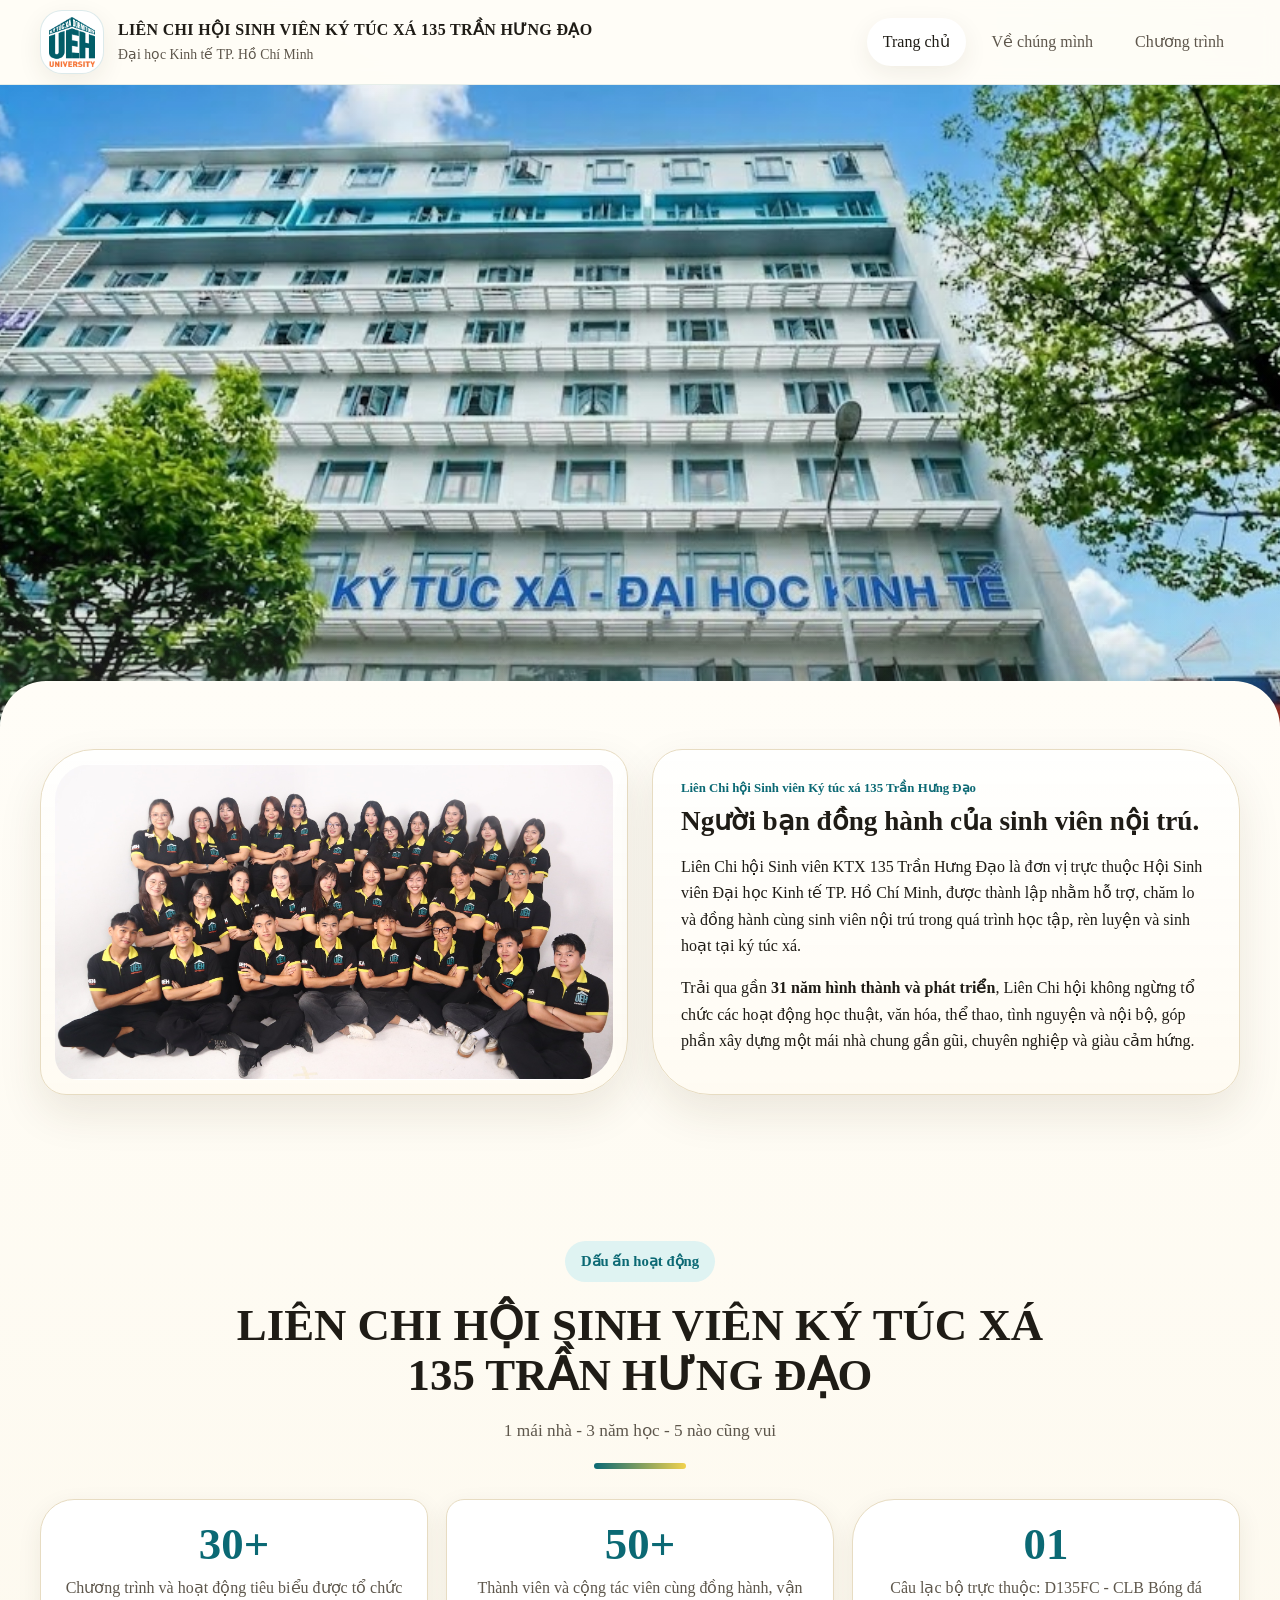
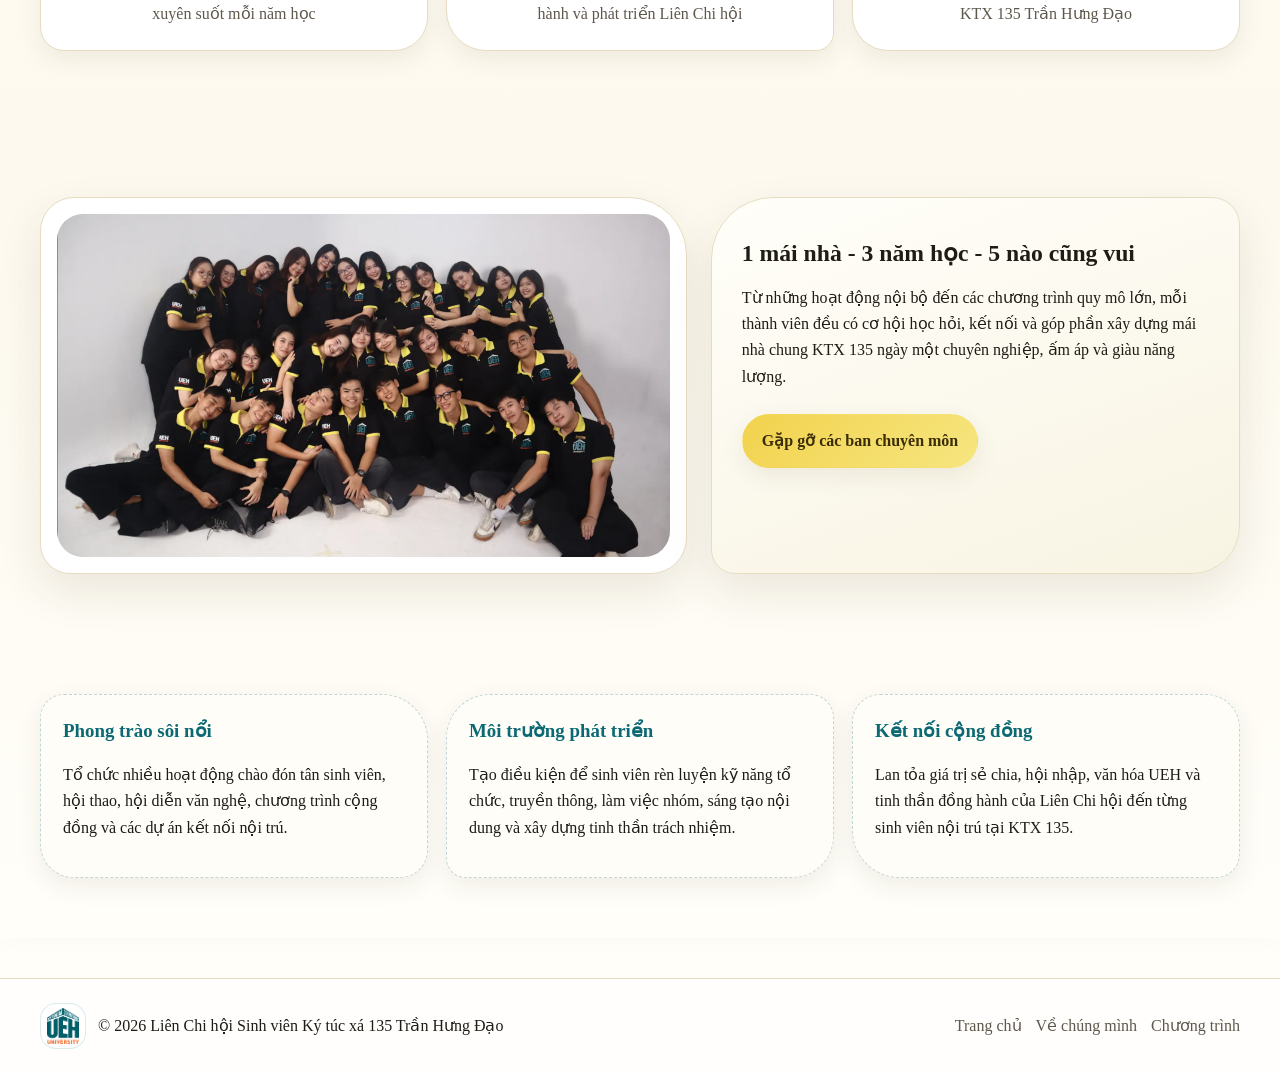
<file: index.html>
<!DOCTYPE html>

<html lang="vi">
<head>
<meta charset="utf-8"/>
<meta content="width=device-width, initial-scale=1.0" name="viewport"/>
<meta content="Giới thiệu Ký túc xá 135 Trần Hưng Đạo và Liên Chi hội Sinh viên KTX 135 Trần Hưng Đạo - UEH." name="description"/>
<title>Trang chủ | LCH SV KTX 135 Trần Hưng Đạo</title>
<link href="style.css" rel="stylesheet"/>
</head>
<body>
<a class="skip-link" href="#main">Đi đến nội dung chính</a>
<header class="site-header">
<div class="container navbar">
<a aria-label="Trang chủ LCH SV KTX 135" class="brand" href="index.html">
<div class="brand-logo"><img alt="Logo UEH - Ký túc xá 135" src="assets/images/ktx-logo.png"/></div>
<div class="brand-copy"><strong>LIÊN CHI HỘI SINH VIÊN KÝ TÚC XÁ 135 TRẦN HƯNG ĐẠO</strong><span>Đại học Kinh tế TP. Hồ Chí Minh</span></div>
</a>
<button aria-expanded="false" aria-label="Mở menu" class="nav-toggle">☰</button>
<nav>
<ul class="nav-menu">
<li><a class="active" href="index.html">Trang chủ</a></li>
<li><a href="departments.html">Về chúng mình</a></li>
<li><a href="programs.html">Chương trình</a></li>
</ul>
</nav>
</div>
</header>
<main id="main">
<section class="home-hero-bg" style="width:100vw;height:72vh;min-height:560px;margin-left:calc(50% - 50vw);background-image:linear-gradient(rgba(20,25,24,.02),rgba(20,25,24,.02)),url('assets/images/hero-dorm-v15.jpg');background-size:cover;background-position:center center;background-attachment:fixed;position:relative;z-index:0;overflow:hidden;">
<div aria-hidden="true" class="home-hero-overlay" style="position:absolute;inset:0;background:linear-gradient(180deg,rgba(255,255,255,0) 68%,rgba(255,253,247,.12) 100%);"></div>
</section>
<div class="home-content-shell" style="position:relative;z-index:2;margin-top:-52px;padding-top:8px;background:linear-gradient(180deg,#fffdf7 0%,#fdf9ee 62%,#fffef9 100%);border-radius:46px 46px 0 0;box-shadow:0 -18px 40px rgba(31,28,22,.07);"><section class="section-sm">
<div class="container grid-2">
<article class="organic-card info-panel intro-photo-panel"><img alt="Ảnh tập thể Liên Chi hội Sinh viên Ký túc xá 135 Trần Hưng Đạo" src="assets/images/home-intro-photo-v15.jpg"/></article>
<article class="organic-card info-panel">
<div class="label intro-org-label">Liên Chi hội Sinh viên Ký túc xá 135 Trần Hưng Đạo</div>
<h3>Người bạn đồng hành của sinh viên nội trú.</h3>
<p>Liên Chi hội Sinh viên KTX 135 Trần Hưng Đạo là đơn vị trực thuộc Hội Sinh viên Đại học Kinh tế TP. Hồ Chí Minh, được thành lập nhằm hỗ trợ, chăm lo và đồng hành cùng sinh viên nội trú trong quá trình học tập, rèn luyện và sinh hoạt tại ký túc xá.</p>
<p>Trải qua gần <strong>31 năm hình thành và phát triển</strong>, Liên Chi hội không ngừng tổ chức các hoạt động học thuật, văn hóa, thể thao, tình nguyện và nội bộ, góp phần xây dựng một mái nhà chung gần gũi, chuyên nghiệp và giàu cảm hứng.</p>
</article>
</div>
</section><section class="section">
<div class="container">
<div class="section-head center">
<div class="kicker">Dấu ấn hoạt động</div>
<h2 class="section-title">LIÊN CHI HỘI SINH VIÊN KÝ TÚC XÁ 135 TRẦN HƯNG ĐẠO</h2>
<p class="section-subtitle">1 mái nhà - 3 năm học - 5 nào cũng vui</p>
<div class="accent-line"></div>
</div>
<div class="stats">
<div class="stat"><div class="stat-number">30+</div><div class="stat-label">Chương trình và hoạt động tiêu biểu được tổ chức xuyên suốt mỗi năm học</div></div>
<div class="stat"><div class="stat-number">50+</div><div class="stat-label">Thành viên và cộng tác viên cùng đồng hành, vận hành và phát triển Liên Chi hội</div></div>
<div class="stat"><div class="stat-number">01</div><div class="stat-label">Câu lạc bộ trực thuộc: D135FC - CLB Bóng đá KTX 135 Trần Hưng Đạo</div></div>
</div>
</div>
</section><section class="section-sm">
<div class="container photo-story">
<div class="photo-card">
<img alt="Ảnh tập thể thành viên Liên Chi hội Sinh viên Ký túc xá 135 Trần Hưng Đạo" src="assets/images/home-spirit-v15.png"/>
</div>
<div class="quote-box">
<div class="big">1 mái nhà - 3 năm học - 5 nào cũng vui</div>
<p>Từ những hoạt động nội bộ đến các chương trình quy mô lớn, mỗi thành viên đều có cơ hội học hỏi, kết nối và góp phần xây dựng mái nhà chung KTX 135 ngày một chuyên nghiệp, ấm áp và giàu năng lượng.</p>
<div class="hero-actions"><a class="btn btn-primary" href="departments.html">Gặp gỡ các ban chuyên môn</a></div>
</div>
</div>
</section><section class="section-sm">
<div class="container">
<div class="highlight-strip">
<article class="highlight-item">
<h4>Phong trào sôi nổi</h4>
<p>Tổ chức nhiều hoạt động chào đón tân sinh viên, hội thao, hội diễn văn nghệ, chương trình cộng đồng và các dự án kết nối nội trú.</p>
</article>
<article class="highlight-item">
<h4>Môi trường phát triển</h4>
<p>Tạo điều kiện để sinh viên rèn luyện kỹ năng tổ chức, truyền thông, làm việc nhóm, sáng tạo nội dung và xây dựng tinh thần trách nhiệm.</p>
</article>
<article class="highlight-item">
<h4>Kết nối cộng đồng</h4>
<p>Lan tỏa giá trị sẻ chia, hội nhập, văn hóa UEH và tinh thần đồng hành của Liên Chi hội đến từng sinh viên nội trú tại KTX 135.</p>
</article>
</div>
</div>
</section></div></main>
<footer class="footer">
<div class="container footer-inner">
<div class="footer-brand"><div class="footer-logo"><img alt="Logo UEH - Ký túc xá 135" src="assets/images/ktx-logo.png"/></div><span>© <span data-year=""></span> Liên Chi hội Sinh viên Ký túc xá 135 Trần Hưng Đạo</span></div>
<div class="footer-links"><a href="index.html">Trang chủ</a><a href="departments.html">Về chúng mình</a><a href="programs.html">Chương trình</a></div>
</div>
</footer>
<button aria-label="Lên đầu trang" class="to-top">↑</button>
<script src="script.js"></script>
</body>
</html>
</file>
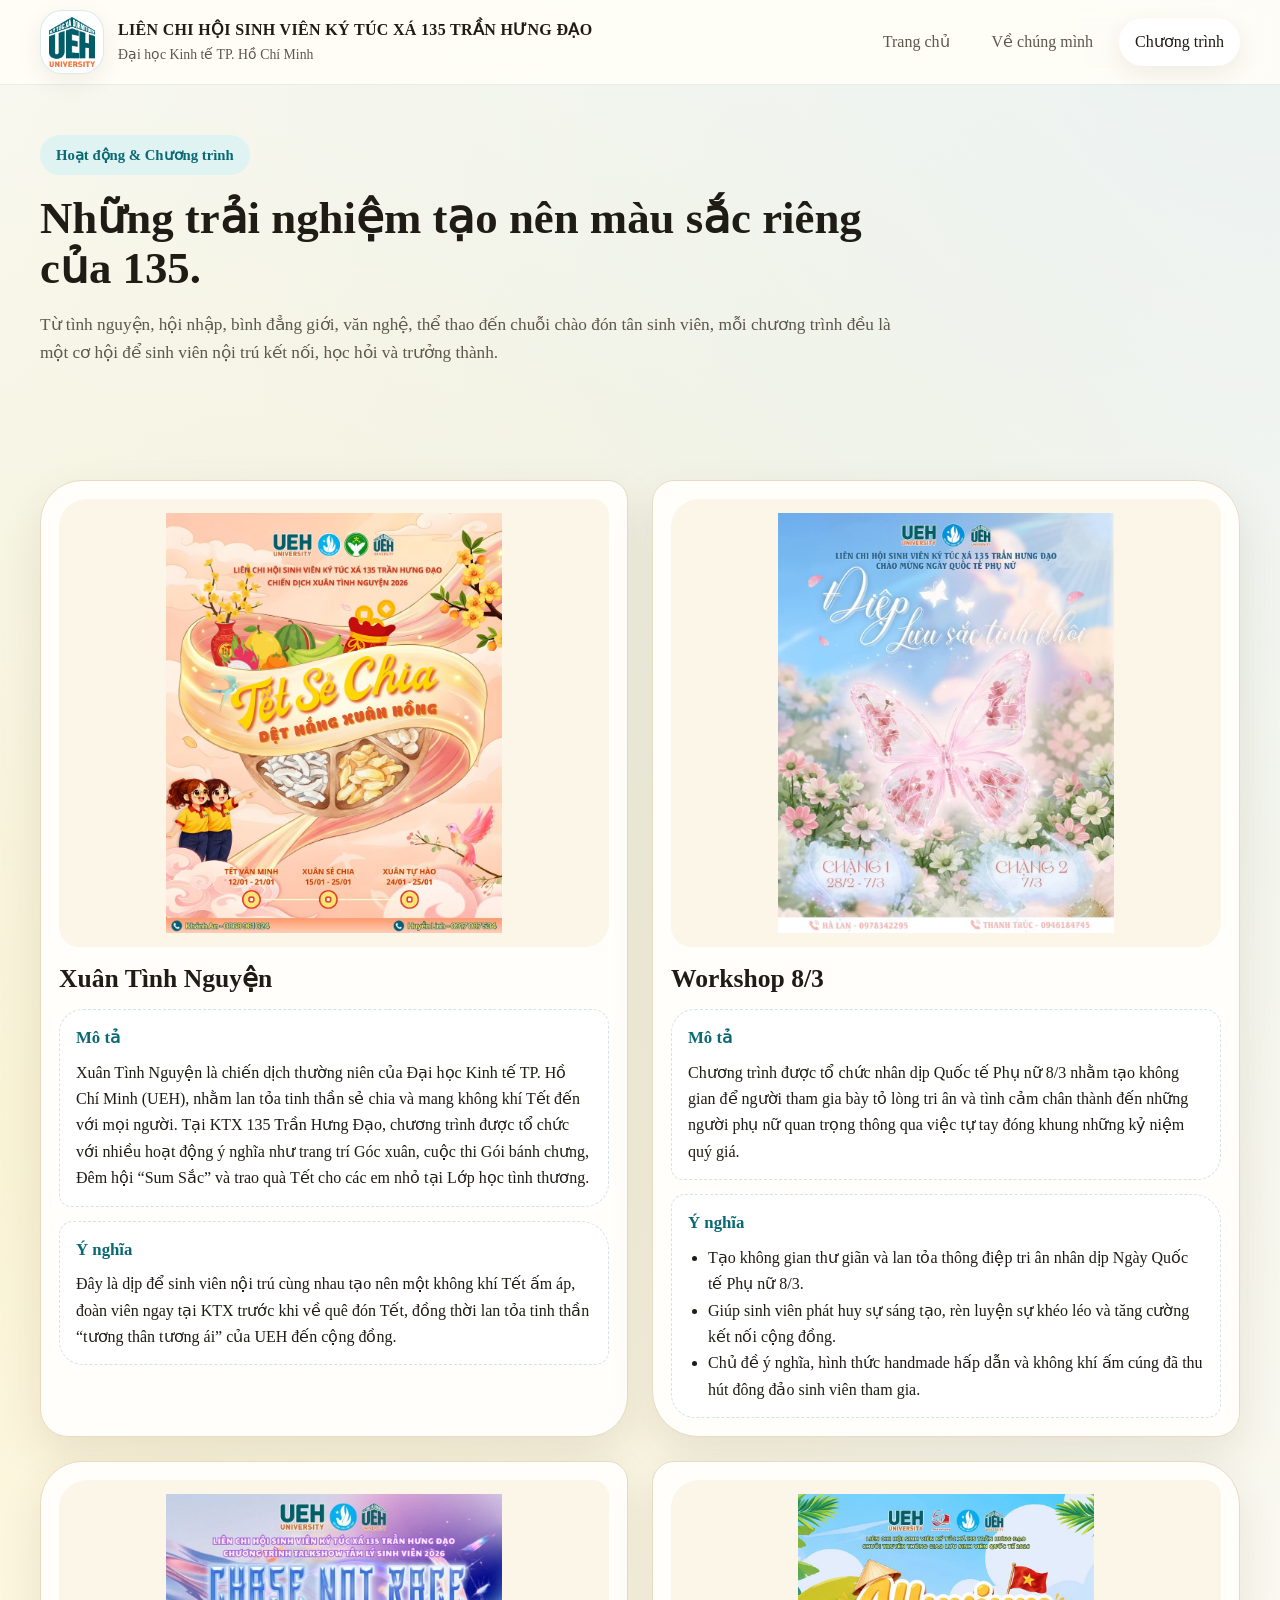
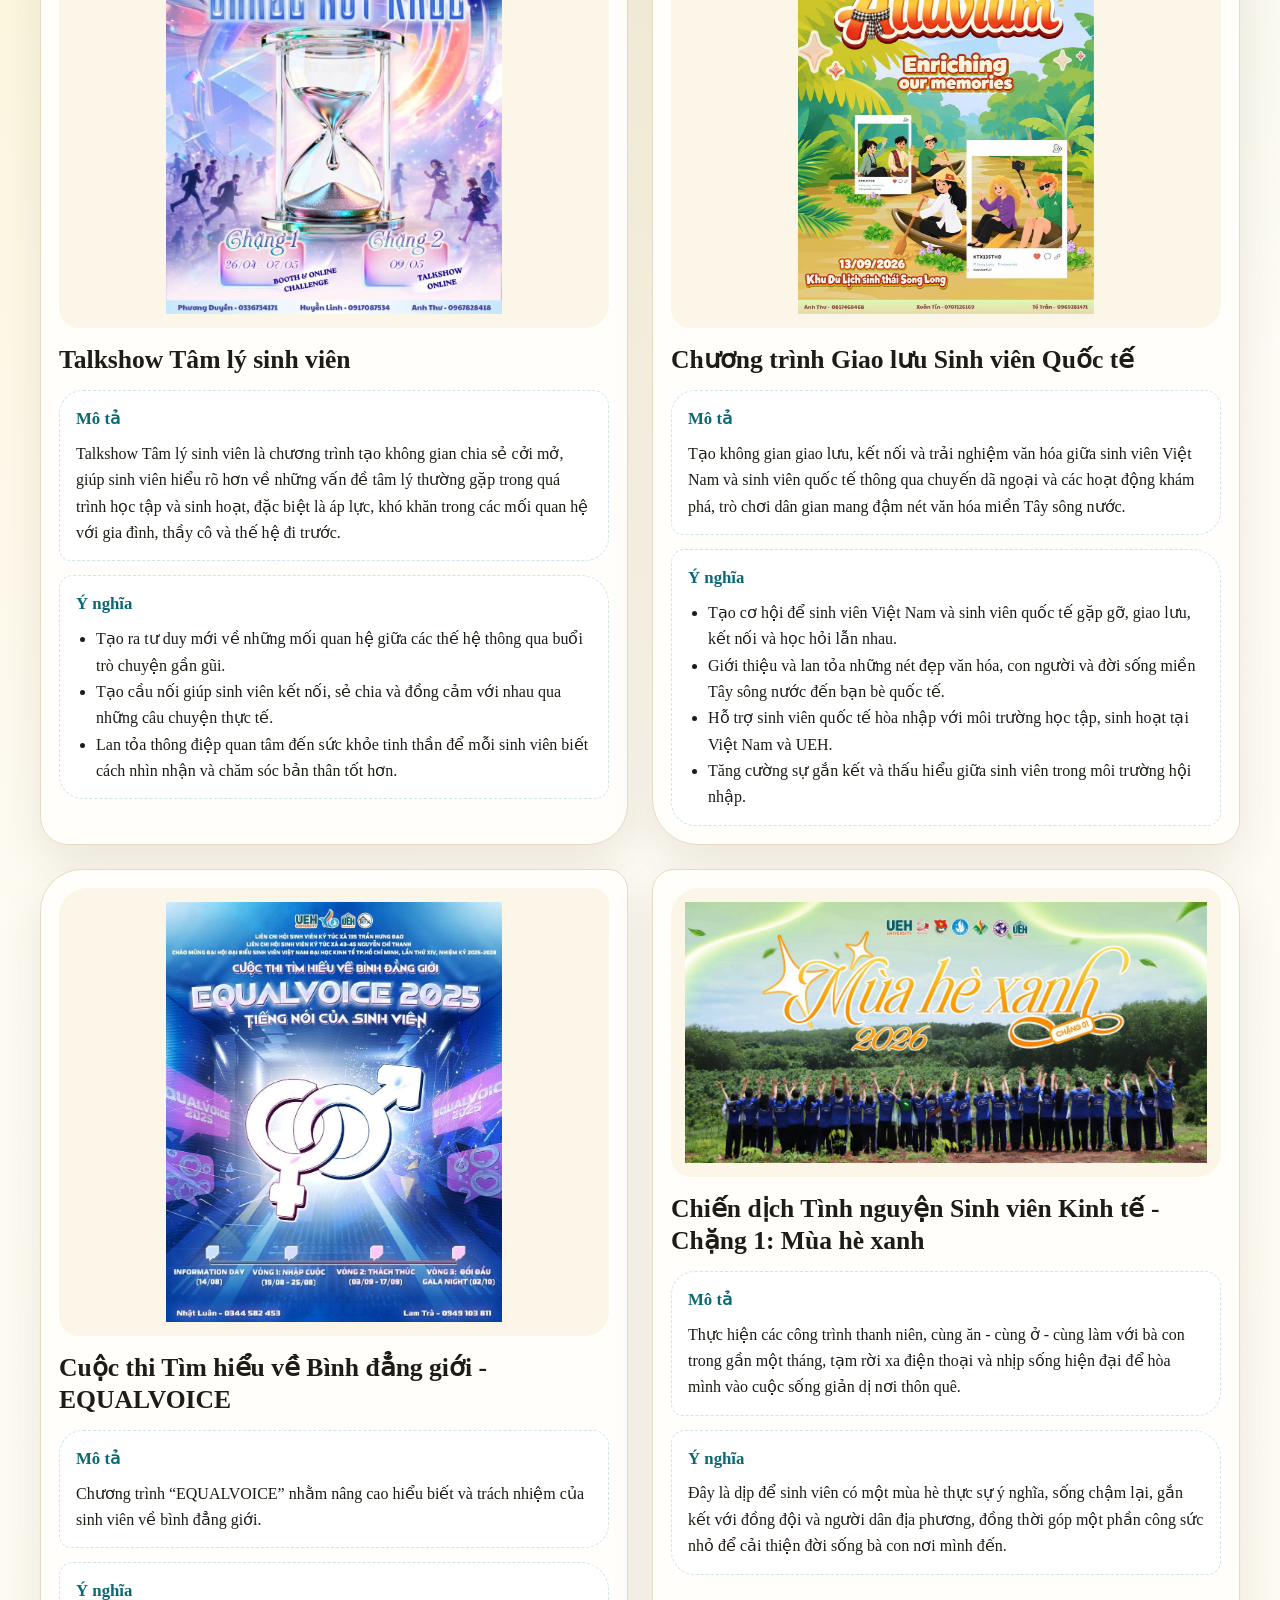
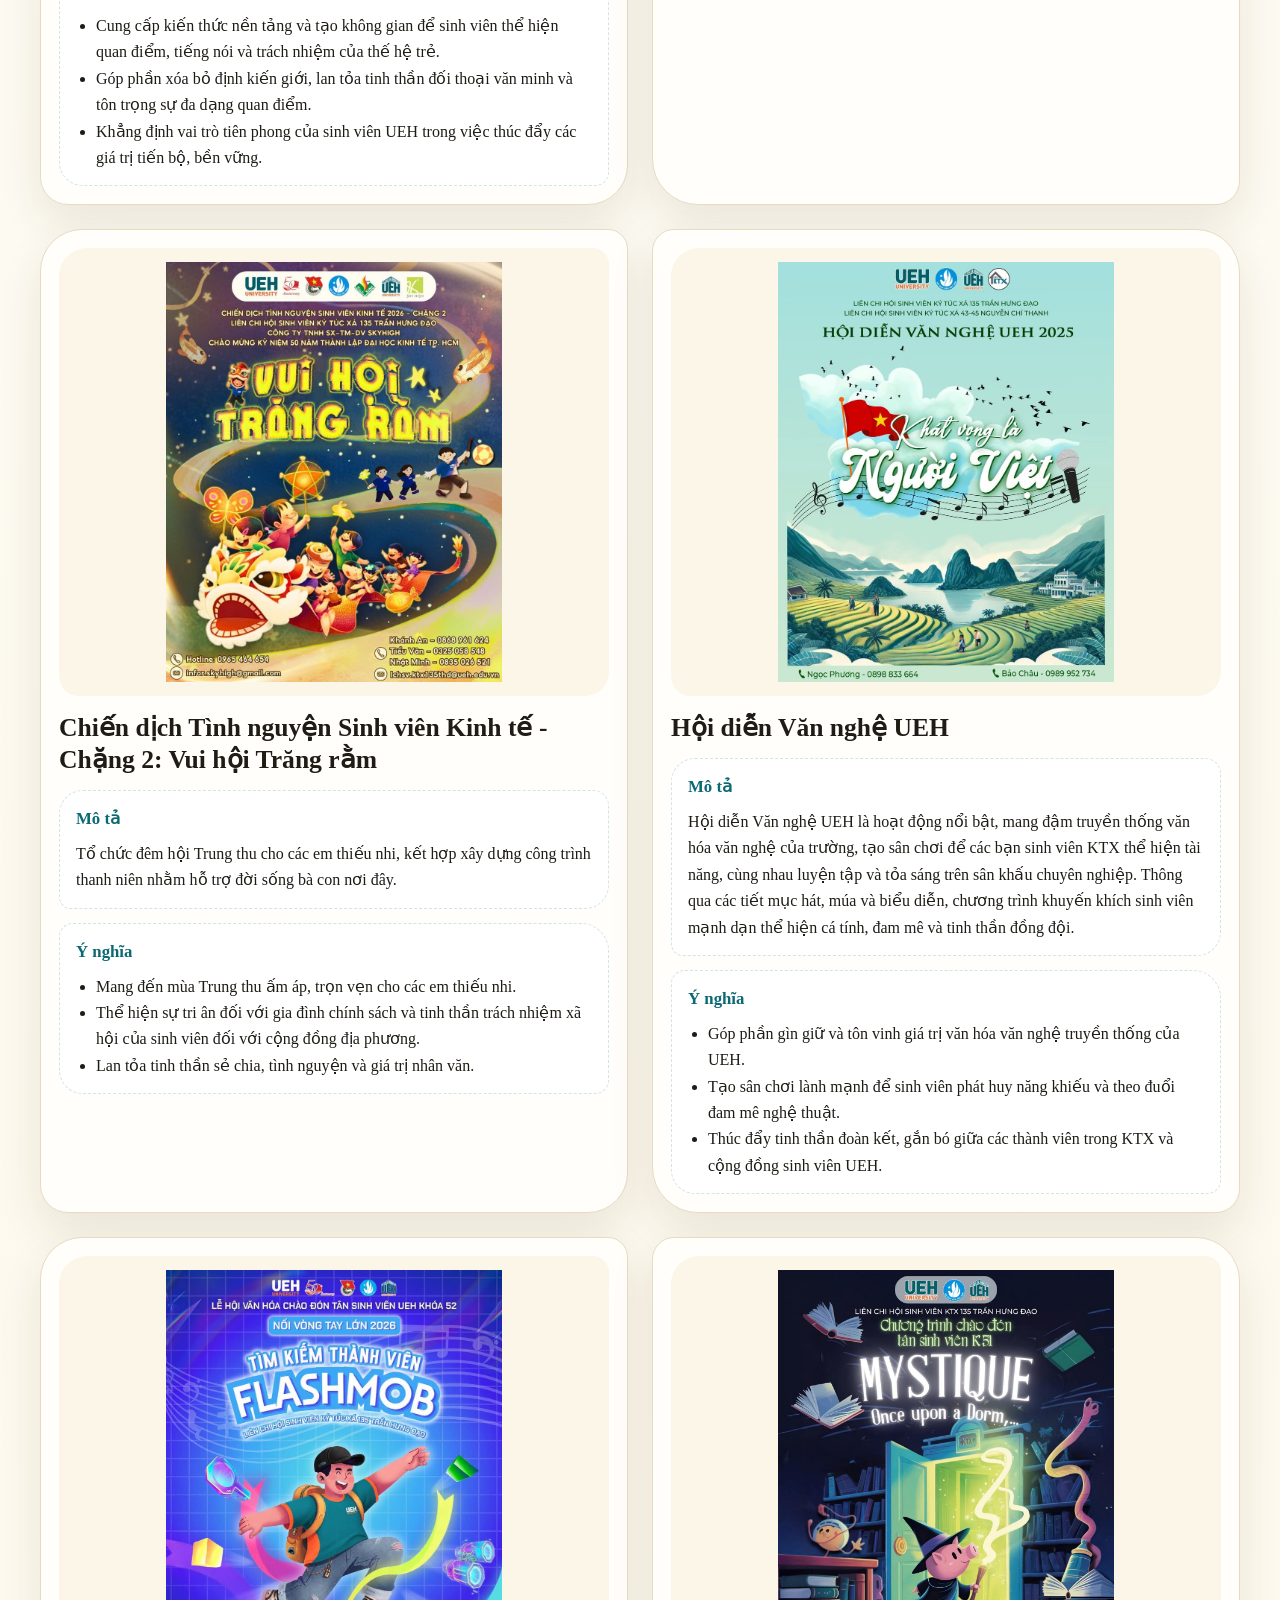
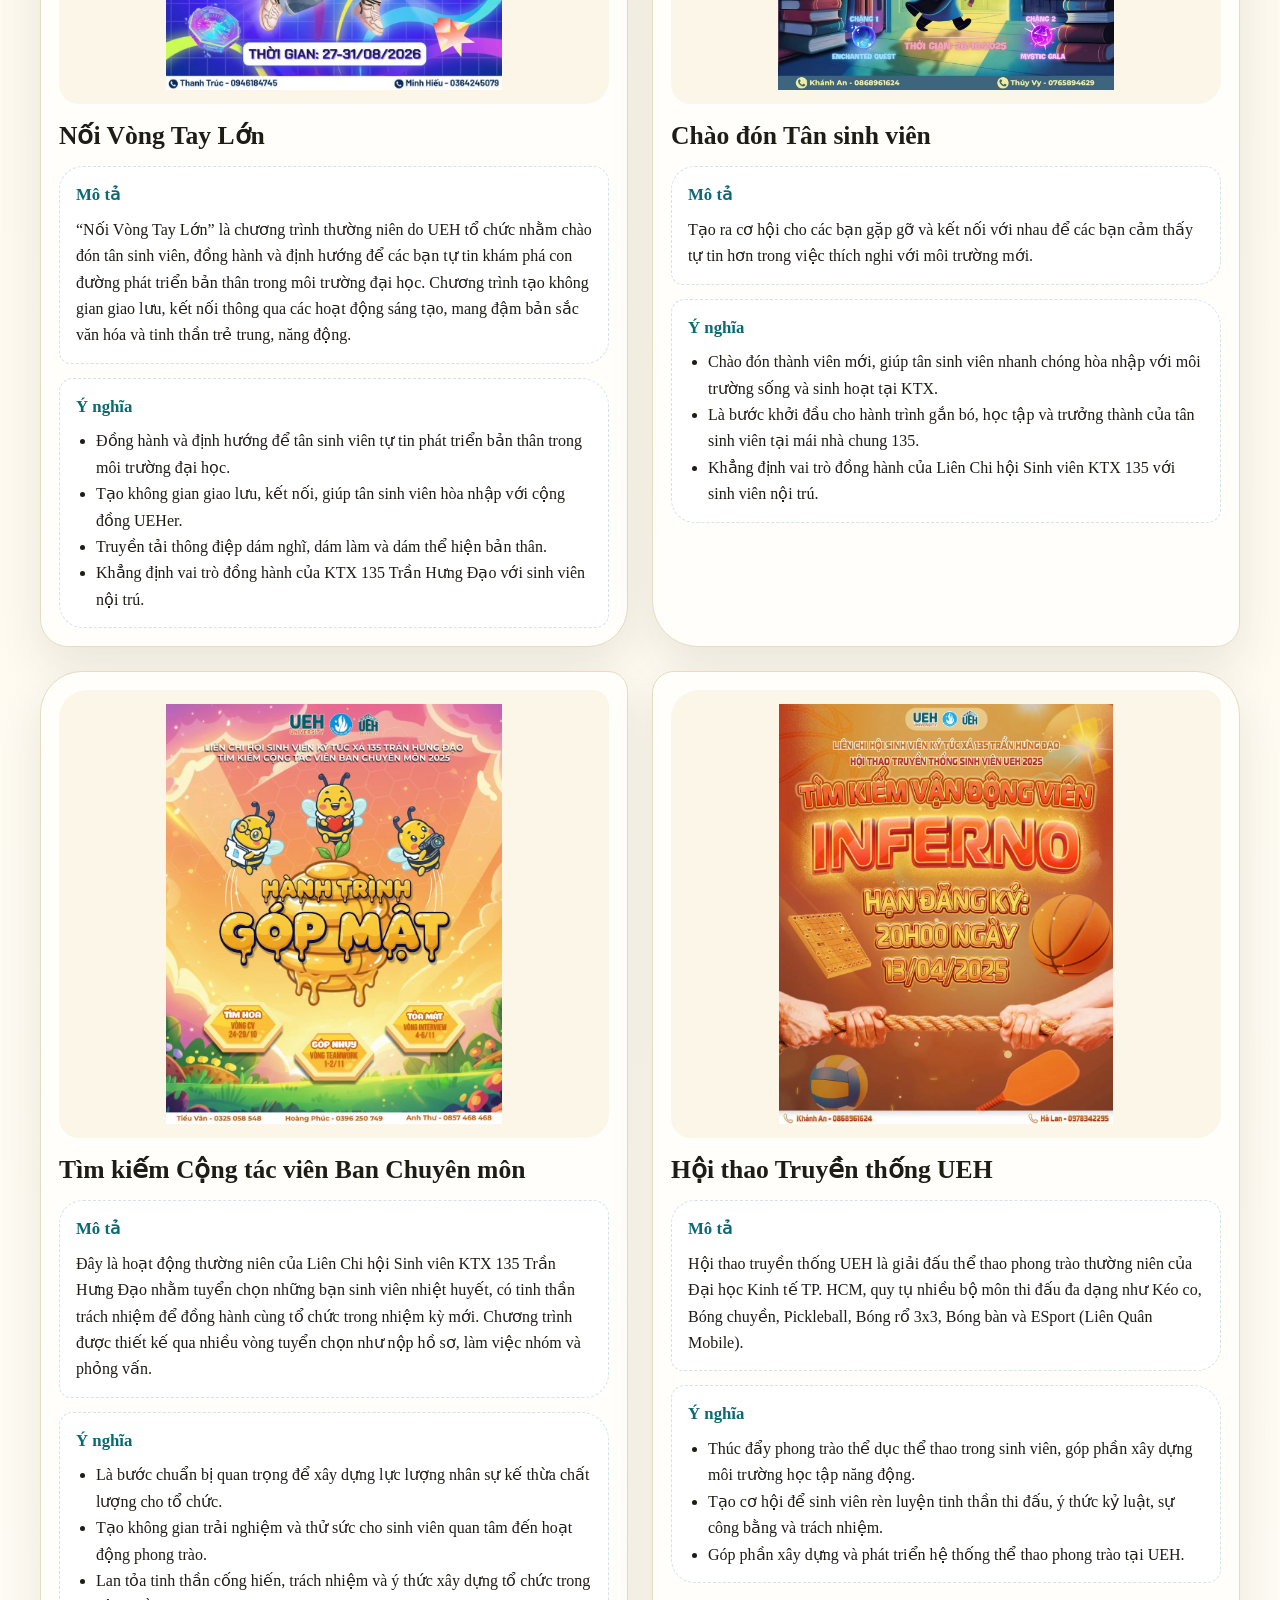
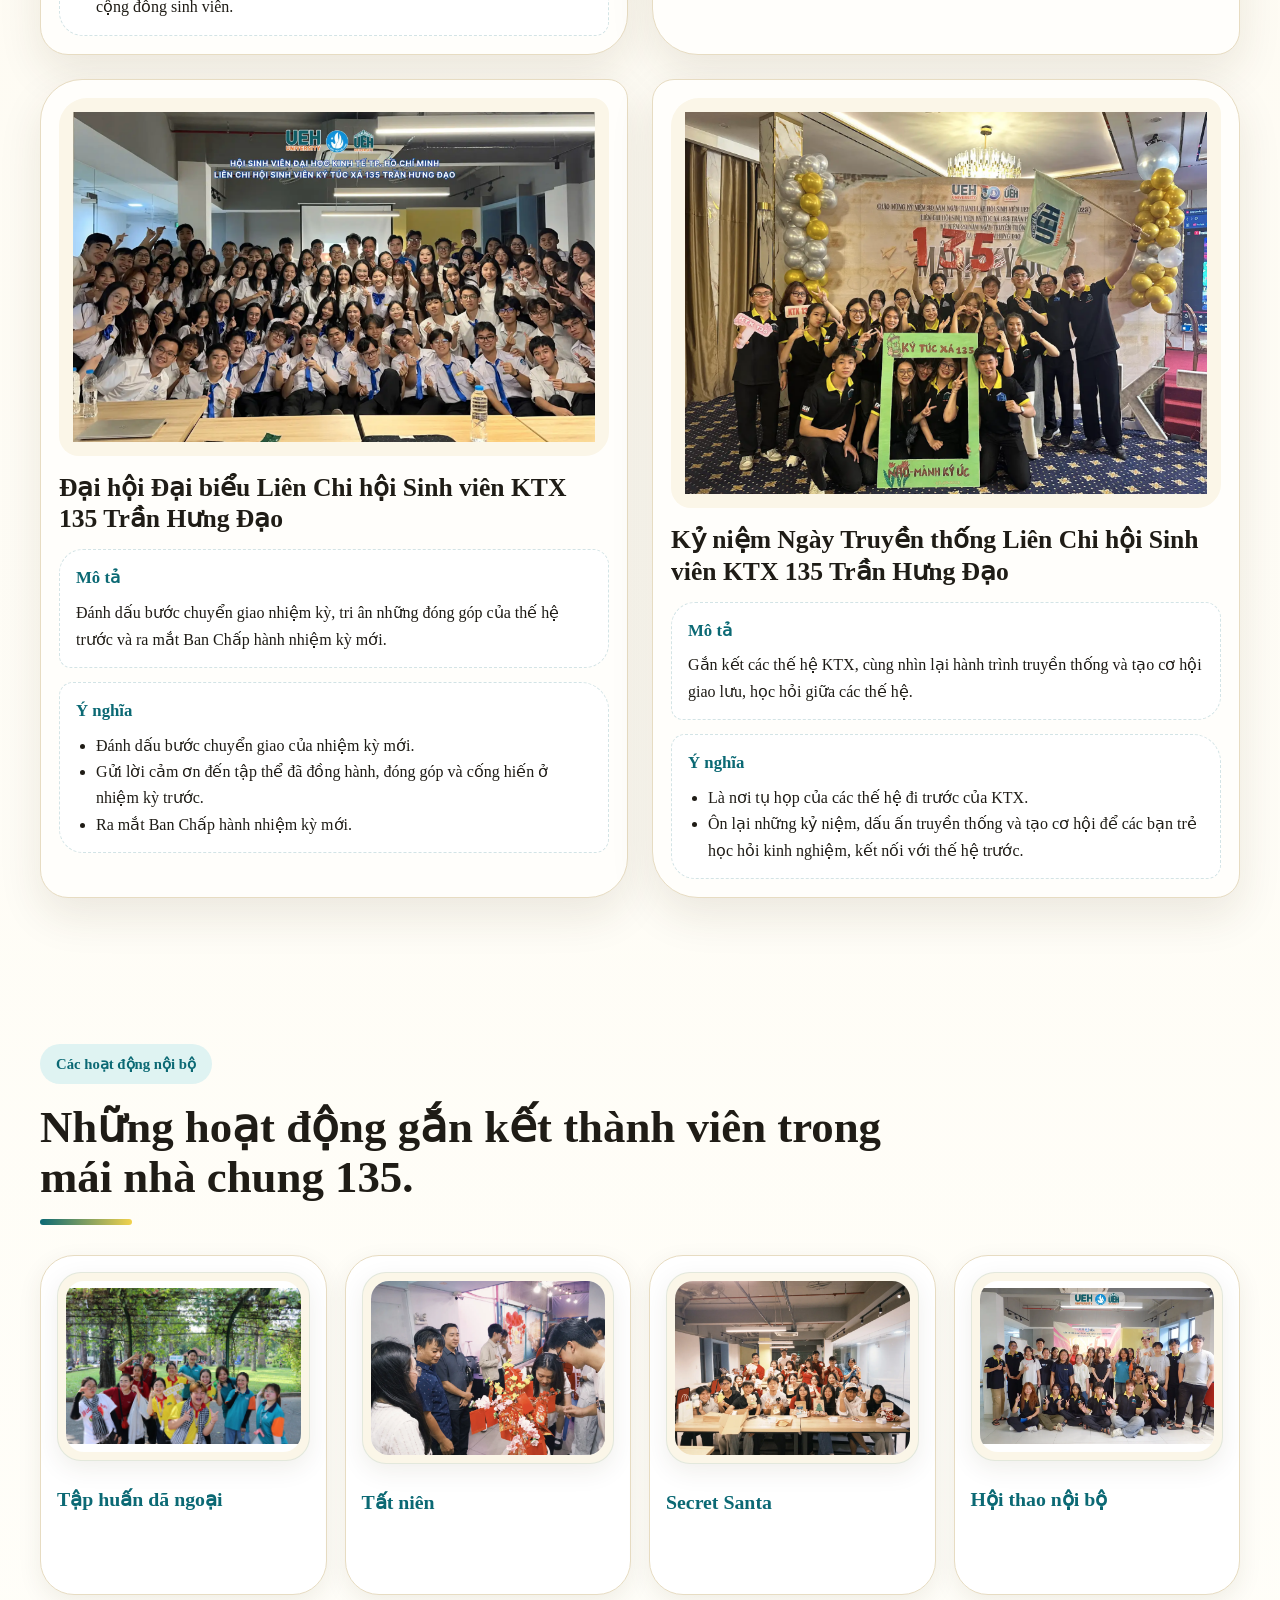
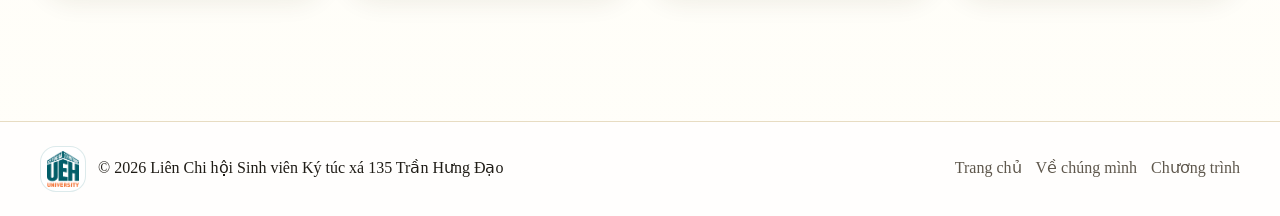
<file: activities.html>
<!DOCTYPE html>

<html lang="vi"><head><meta charset="utf-8"/><meta content="width=device-width, initial-scale=1.0" name="viewport"/><meta content="0; url=programs.html" http-equiv="refresh"/><title>Đang chuyển hướng...</title><link href="style.css" rel="stylesheet"/></head><body><main class="container"><div class="redirect-box"><h1>Trang đã được cập nhật</h1><p>Website đã chuyển sang cấu trúc mới. Nếu trình duyệt chưa tự chuyển, vui lòng quay lại Trang chủ.</p><p><a class="btn btn-primary" href="index.html">Về Trang chủ</a></p></div></main></body></html>
</file>
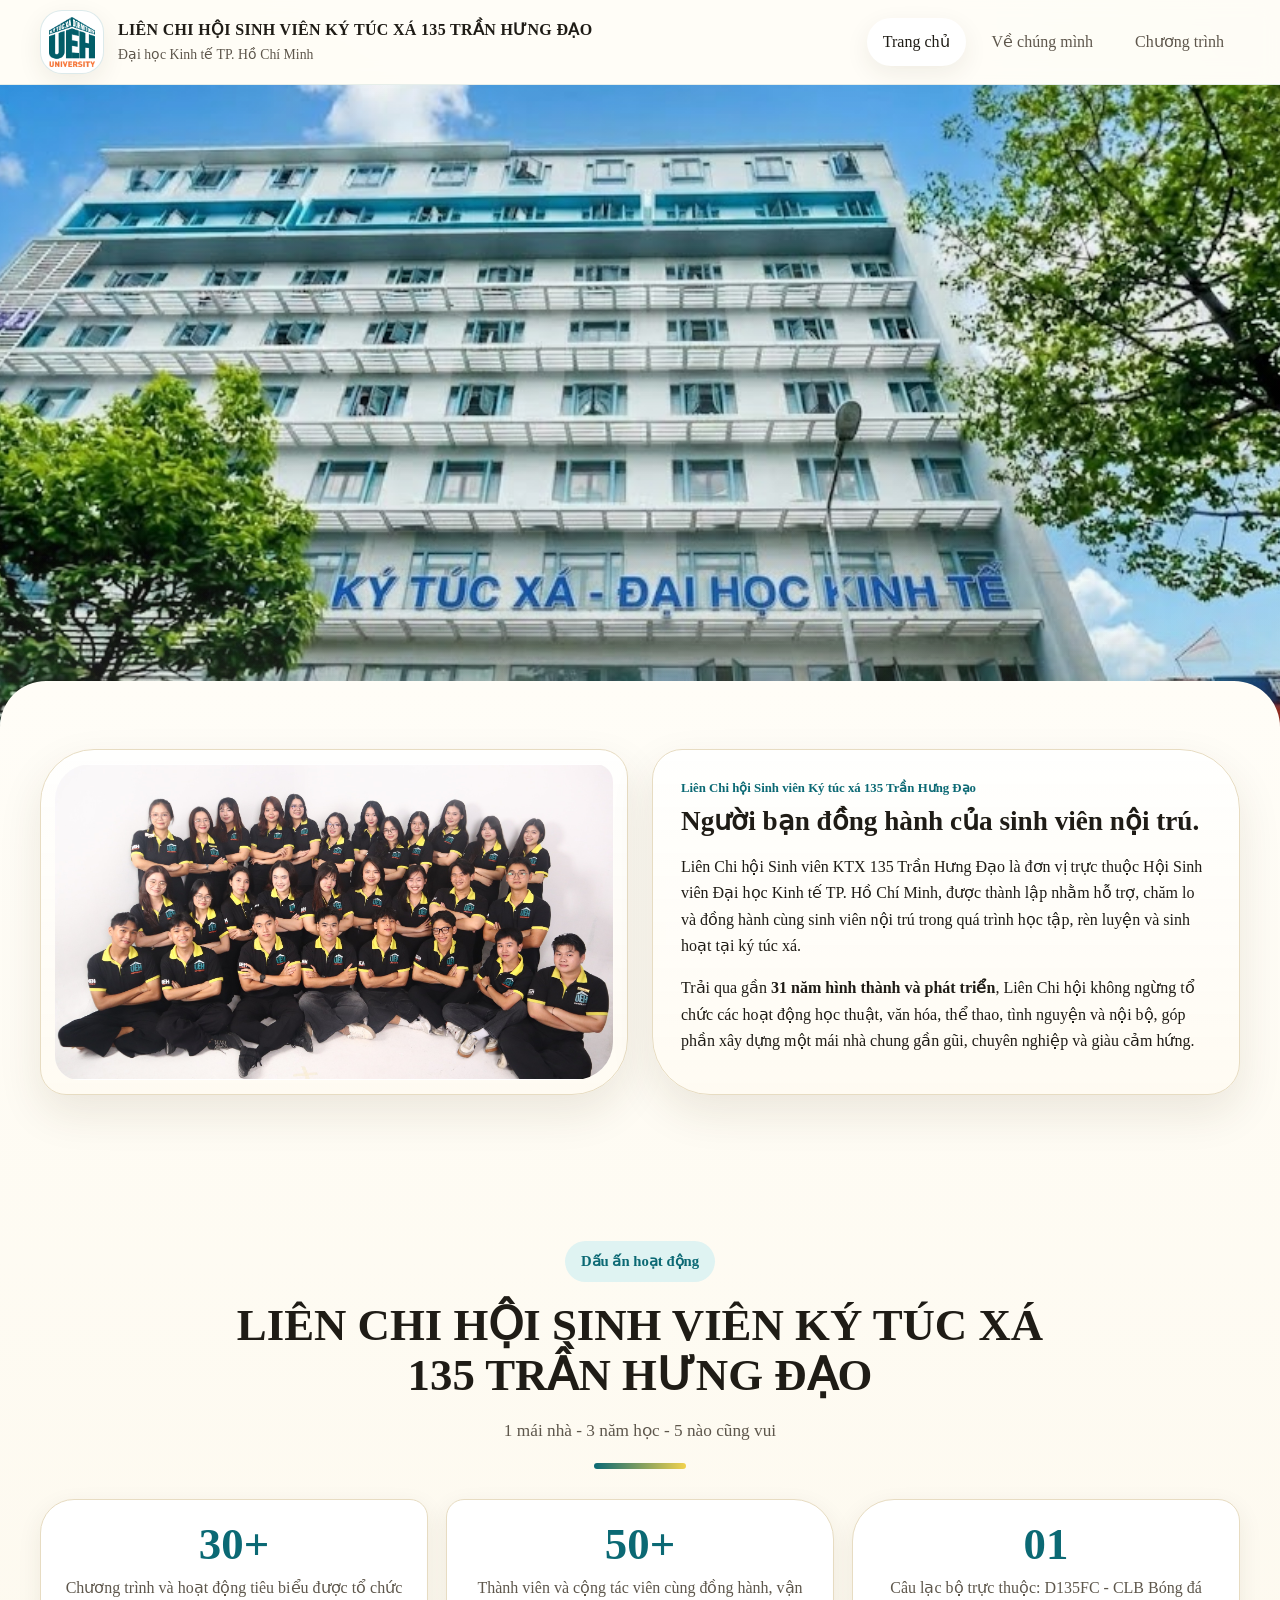
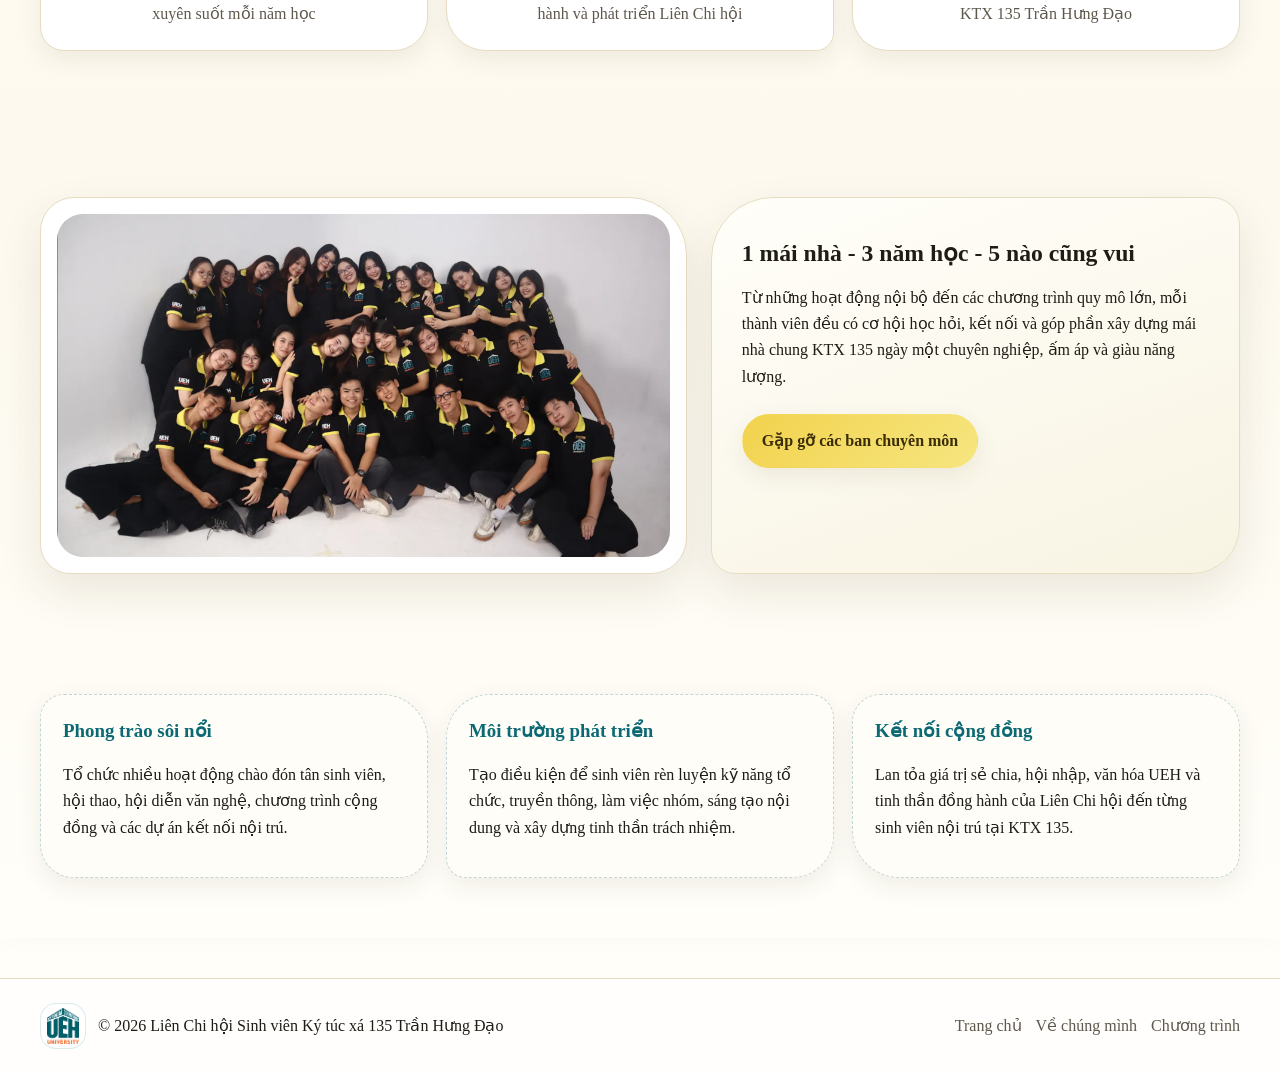
<file: contact.html>
<!DOCTYPE html>

<html lang="vi"><head><meta charset="utf-8"/><meta content="width=device-width, initial-scale=1.0" name="viewport"/><meta content="0; url=index.html" http-equiv="refresh"/><title>Đang chuyển hướng...</title><link href="style.css" rel="stylesheet"/></head><body><main class="container"><div class="redirect-box"><h1>Trang đã được cập nhật</h1><p>Website đã chuyển sang cấu trúc mới. Nếu trình duyệt chưa tự chuyển, vui lòng quay lại Trang chủ.</p><p><a class="btn btn-primary" href="index.html">Về Trang chủ</a></p></div></main></body></html>
</file>
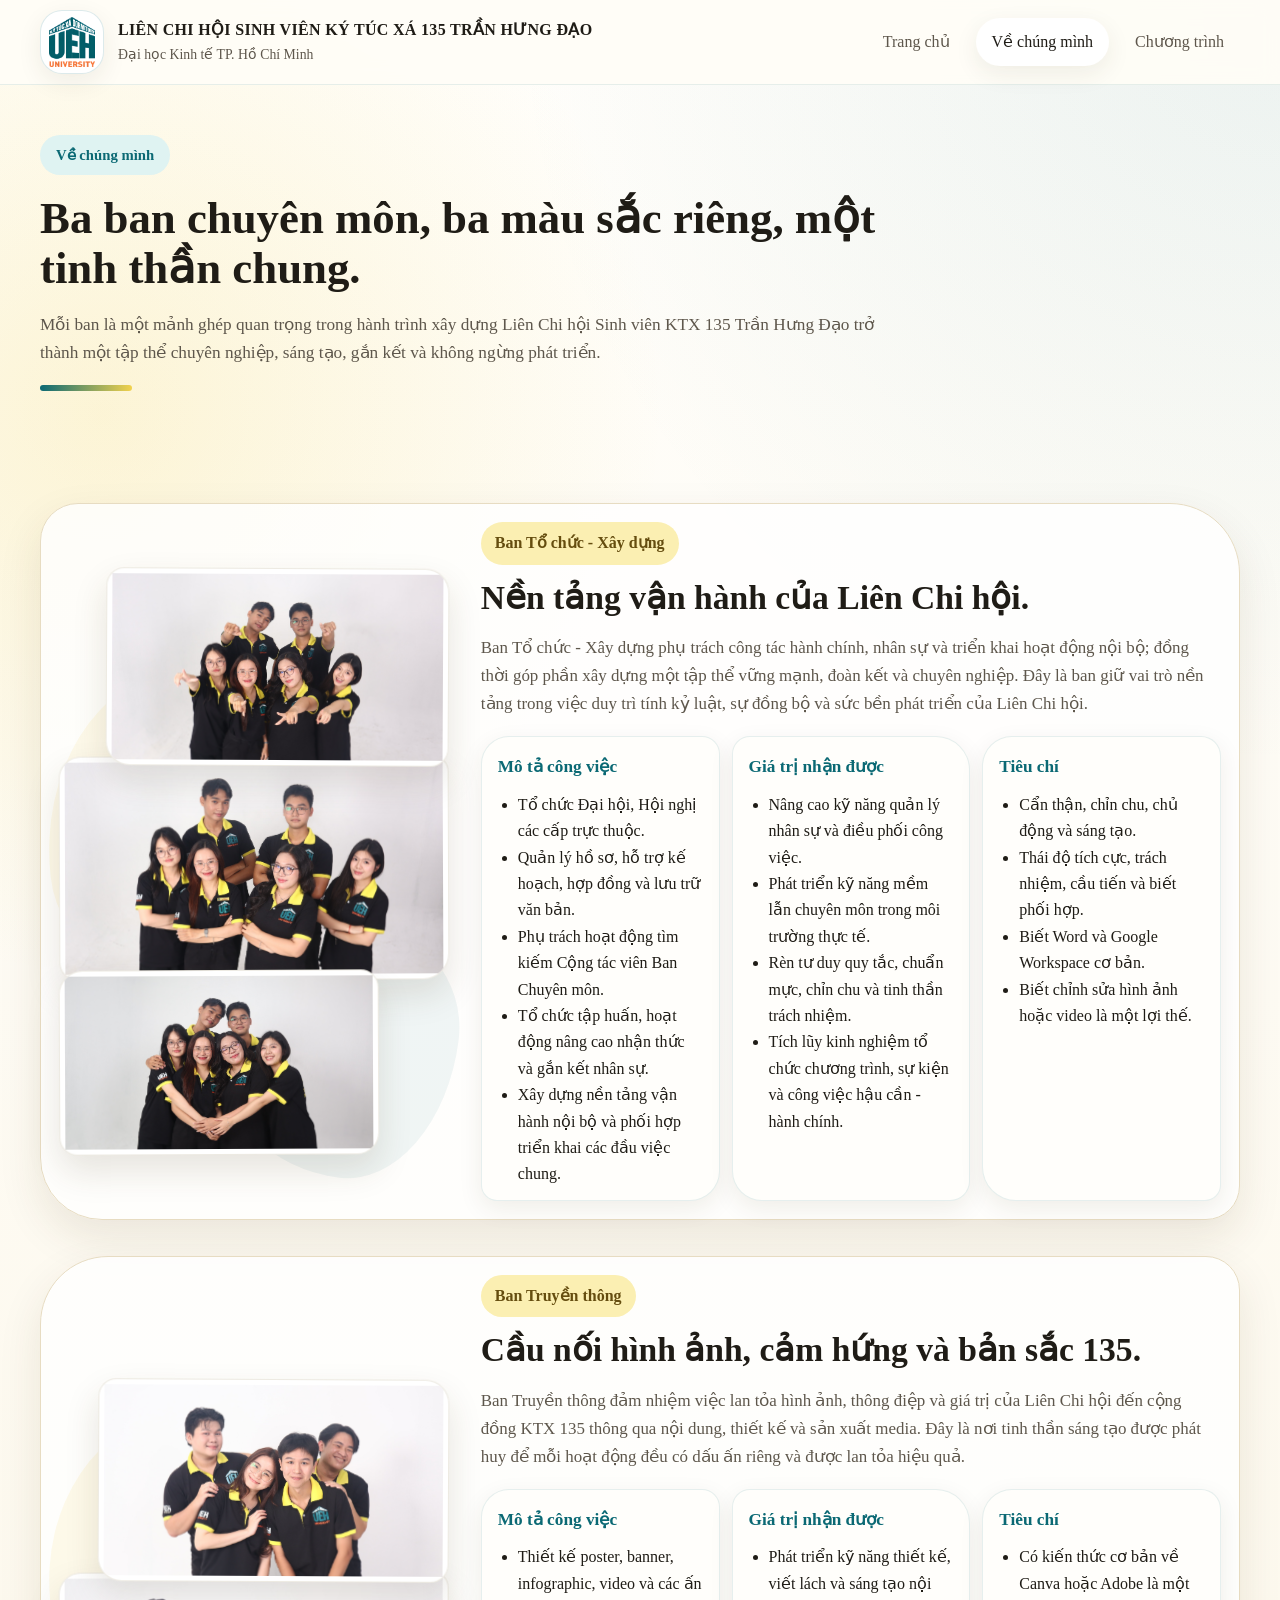
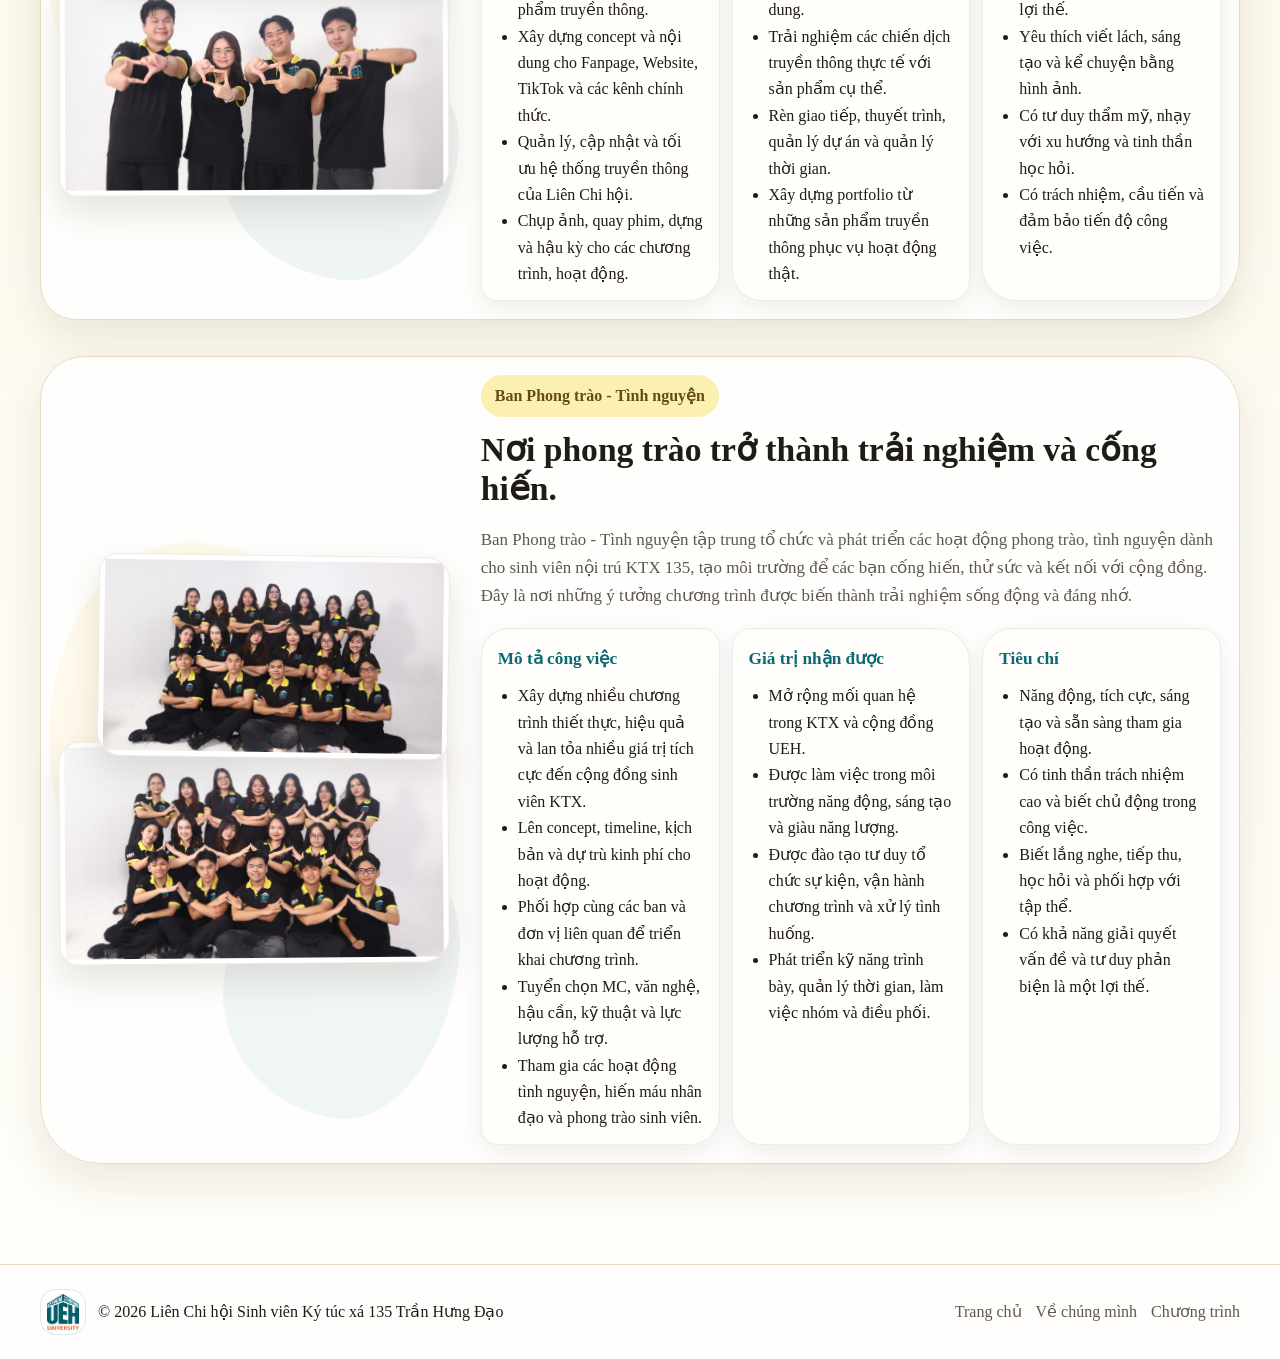
<file: departments.html>
<!DOCTYPE html>

<html lang="vi">
<head>
<meta charset="utf-8"/>
<meta content="width=device-width, initial-scale=1.0" name="viewport"/>
<meta content="Giới thiệu các ban chuyên môn của Liên Chi hội Sinh viên KTX 135 Trần Hưng Đạo." name="description"/>
<title>Về chúng mình | LCH SV KTX 135 Trần Hưng Đạo</title>
<link href="style.css" rel="stylesheet"/>
</head>
<body>
<a class="skip-link" href="#main">Đi đến nội dung chính</a>
<header class="site-header">
<div class="container navbar">
<a class="brand" href="index.html"><div class="brand-logo"><img alt="Logo UEH - Ký túc xá 135" src="assets/images/ktx-logo.png"/></div><div class="brand-copy"><strong>LIÊN CHI HỘI SINH VIÊN KÝ TÚC XÁ 135 TRẦN HƯNG ĐẠO</strong><span>Đại học Kinh tế TP. Hồ Chí Minh</span></div></a>
<button aria-expanded="false" aria-label="Mở menu" class="nav-toggle">☰</button>
<nav><ul class="nav-menu"><li><a href="index.html">Trang chủ</a></li><li><a class="active" href="departments.html">Về chúng mình</a></li><li><a href="programs.html">Chương trình</a></li></ul></nav>
</div>
</header>
<main id="main">
<section class="program-hero">
<div class="container">
<div class="section-head">
<div class="kicker">Về chúng mình</div>
<h1 class="section-title">Ba ban chuyên môn, ba màu sắc riêng, một tinh thần chung.</h1>
<p class="section-subtitle">Mỗi ban là một mảnh ghép quan trọng trong hành trình xây dựng Liên Chi hội Sinh viên KTX 135 Trần Hưng Đạo trở thành một tập thể chuyên nghiệp, sáng tạo, gắn kết và không ngừng phát triển.</p>
<div class="accent-line"></div>
</div>
</div>
</section>
<section class="section-sm">
<div class="container department-list">
<article class="department">
<div aria-label="Bộ ảnh Ban Tổ chức - Xây dựng" class="department-gallery gallery-a">
<figure class="gallery-photo gallery-main"><img alt="Ban Tổ chức - Xây dựng - ảnh tập thể 1" src="assets/images/to-chuc-1.jpg"/></figure>
<figure class="gallery-photo gallery-top"><img alt="Ban Tổ chức - Xây dựng - ảnh tập thể 2" src="assets/images/to-chuc-2.jpg"/></figure>
<figure class="gallery-photo gallery-bottom"><img alt="Ban Tổ chức - Xây dựng - ảnh tập thể 3" src="assets/images/to-chuc-3.jpg"/></figure>
</div>
<div class="department-body">
<span class="department-tag">Ban Tổ chức - Xây dựng</span>
<h2>Nền tảng vận hành của Liên Chi hội.</h2>
<p class="department-intro">Ban Tổ chức - Xây dựng phụ trách công tác hành chính, nhân sự và triển khai hoạt động nội bộ; đồng thời góp phần xây dựng một tập thể vững mạnh, đoàn kết và chuyên nghiệp. Đây là ban giữ vai trò nền tảng trong việc duy trì tính kỷ luật, sự đồng bộ và sức bền phát triển của Liên Chi hội.</p>
<div class="dept-columns">
<div class="mini">
<h3>Mô tả công việc</h3>
<ul>
<li>Tổ chức Đại hội, Hội nghị các cấp trực thuộc.</li>
<li>Quản lý hồ sơ, hỗ trợ kế hoạch, hợp đồng và lưu trữ văn bản.</li>
<li>Phụ trách hoạt động tìm kiếm Cộng tác viên Ban Chuyên môn.</li>
<li>Tổ chức tập huấn, hoạt động nâng cao nhận thức và gắn kết nhân sự.</li>
<li>Xây dựng nền tảng vận hành nội bộ và phối hợp triển khai các đầu việc chung.</li>
</ul>
</div>
<div class="mini">
<h3>Giá trị nhận được</h3>
<ul>
<li>Nâng cao kỹ năng quản lý nhân sự và điều phối công việc.</li>
<li>Phát triển kỹ năng mềm lẫn chuyên môn trong môi trường thực tế.</li>
<li>Rèn tư duy quy tắc, chuẩn mực, chỉn chu và tinh thần trách nhiệm.</li>
<li>Tích lũy kinh nghiệm tổ chức chương trình, sự kiện và công việc hậu cần - hành chính.</li>
</ul>
</div>
<div class="mini">
<h3>Tiêu chí</h3>
<ul>
<li>Cẩn thận, chỉn chu, chủ động và sáng tạo.</li>
<li>Thái độ tích cực, trách nhiệm, cầu tiến và biết phối hợp.</li>
<li>Biết Word và Google Workspace cơ bản.</li>
<li>Biết chỉnh sửa hình ảnh hoặc video là một lợi thế.</li>
</ul>
</div>
</div>
</div>
</article>
<article class="department">
<div aria-label="Bộ ảnh Ban Truyền thông" class="department-gallery gallery-b">
<figure class="gallery-photo gallery-main"><img alt="Ban Truyền thông - ảnh tập thể 1" src="assets/images/truyen-thong-1.jpg"/></figure>
<figure class="gallery-photo gallery-top"><img alt="Ban Truyền thông - ảnh tập thể 2" src="assets/images/truyen-thong-2.jpg"/></figure>
</div>
<div class="department-body">
<span class="department-tag">Ban Truyền thông</span>
<h2>Cầu nối hình ảnh, cảm hứng và bản sắc 135.</h2>
<p class="department-intro">Ban Truyền thông đảm nhiệm việc lan tỏa hình ảnh, thông điệp và giá trị của Liên Chi hội đến cộng đồng KTX 135 thông qua nội dung, thiết kế và sản xuất media. Đây là nơi tinh thần sáng tạo được phát huy để mỗi hoạt động đều có dấu ấn riêng và được lan tỏa hiệu quả.</p>
<div class="dept-columns">
<div class="mini">
<h3>Mô tả công việc</h3>
<ul>
<li>Thiết kế poster, banner, infographic, video và các ấn phẩm truyền thông.</li>
<li>Xây dựng concept và nội dung cho Fanpage, Website, TikTok và các kênh chính thức.</li>
<li>Quản lý, cập nhật và tối ưu hệ thống truyền thông của Liên Chi hội.</li>
<li>Chụp ảnh, quay phim, dựng và hậu kỳ cho các chương trình, hoạt động.</li>
</ul>
</div>
<div class="mini">
<h3>Giá trị nhận được</h3>
<ul>
<li>Phát triển kỹ năng thiết kế, viết lách và sáng tạo nội dung.</li>
<li>Trải nghiệm các chiến dịch truyền thông thực tế với sản phẩm cụ thể.</li>
<li>Rèn giao tiếp, thuyết trình, quản lý dự án và quản lý thời gian.</li>
<li>Xây dựng portfolio từ những sản phẩm truyền thông phục vụ hoạt động thật.</li>
</ul>
</div>
<div class="mini">
<h3>Tiêu chí</h3>
<ul>
<li>Có kiến thức cơ bản về Canva hoặc Adobe là một lợi thế.</li>
<li>Yêu thích viết lách, sáng tạo và kể chuyện bằng hình ảnh.</li>
<li>Có tư duy thẩm mỹ, nhạy với xu hướng và tinh thần học hỏi.</li>
<li>Có trách nhiệm, cầu tiến và đảm bảo tiến độ công việc.</li>
</ul>
</div>
</div>
</div>
</article>
<article class="department">
<div aria-label="Bộ ảnh Ban Phong trào - Tình nguyện" class="department-gallery gallery-c">
<figure class="gallery-photo gallery-main"><img alt="Ban Phong trào - Tình nguyện - ảnh tập thể" src="assets/images/phong-trao-bottom.jpg"/></figure>
<figure class="gallery-photo gallery-top"><img alt="Ban Phong trào - Tình nguyện - ảnh hoạt động" src="assets/images/phong-trao-2.jpg"/></figure>
</div>
<div class="department-body">
<span class="department-tag">Ban Phong trào - Tình nguyện</span>
<h2>Nơi phong trào trở thành trải nghiệm và cống hiến.</h2>
<p class="department-intro">Ban Phong trào - Tình nguyện tập trung tổ chức và phát triển các hoạt động phong trào, tình nguyện dành cho sinh viên nội trú KTX 135, tạo môi trường để các bạn cống hiến, thử sức và kết nối với cộng đồng. Đây là nơi những ý tưởng chương trình được biến thành trải nghiệm sống động và đáng nhớ.</p>
<div class="dept-columns">
<div class="mini">
<h3>Mô tả công việc</h3>
<ul>
<li>Xây dựng nhiều chương trình thiết thực, hiệu quả và lan tỏa nhiều giá trị tích cực đến cộng đồng sinh viên KTX.</li>
<li>Lên concept, timeline, kịch bản và dự trù kinh phí cho hoạt động.</li>
<li>Phối hợp cùng các ban và đơn vị liên quan để triển khai chương trình.</li>
<li>Tuyển chọn MC, văn nghệ, hậu cần, kỹ thuật và lực lượng hỗ trợ.</li>
<li>Tham gia các hoạt động tình nguyện, hiến máu nhân đạo và phong trào sinh viên.</li>
</ul>
</div>
<div class="mini">
<h3>Giá trị nhận được</h3>
<ul>
<li>Mở rộng mối quan hệ trong KTX và cộng đồng UEH.</li>
<li>Được làm việc trong môi trường năng động, sáng tạo và giàu năng lượng.</li>
<li>Được đào tạo tư duy tổ chức sự kiện, vận hành chương trình và xử lý tình huống.</li>
<li>Phát triển kỹ năng trình bày, quản lý thời gian, làm việc nhóm và điều phối.</li>
</ul>
</div>
<div class="mini">
<h3>Tiêu chí</h3>
<ul>
<li>Năng động, tích cực, sáng tạo và sẵn sàng tham gia hoạt động.</li>
<li>Có tinh thần trách nhiệm cao và biết chủ động trong công việc.</li>
<li>Biết lắng nghe, tiếp thu, học hỏi và phối hợp với tập thể.</li>
<li>Có khả năng giải quyết vấn đề và tư duy phản biện là một lợi thế.</li>
</ul>
</div>
</div>
</div>
</article>
</div>
</section>
</main>
<footer class="footer"><div class="container footer-inner"><div class="footer-brand"><div class="footer-logo"><img alt="Logo UEH - Ký túc xá 135" src="assets/images/ktx-logo.png"/></div><span>© <span data-year=""></span> Liên Chi hội Sinh viên Ký túc xá 135 Trần Hưng Đạo</span></div><div class="footer-links"><a href="index.html">Trang chủ</a><a href="departments.html">Về chúng mình</a><a href="programs.html">Chương trình</a></div></div></footer>
<button aria-label="Lên đầu trang" class="to-top">↑</button>
<script src="script.js"></script>
</body>
</html>
</file>
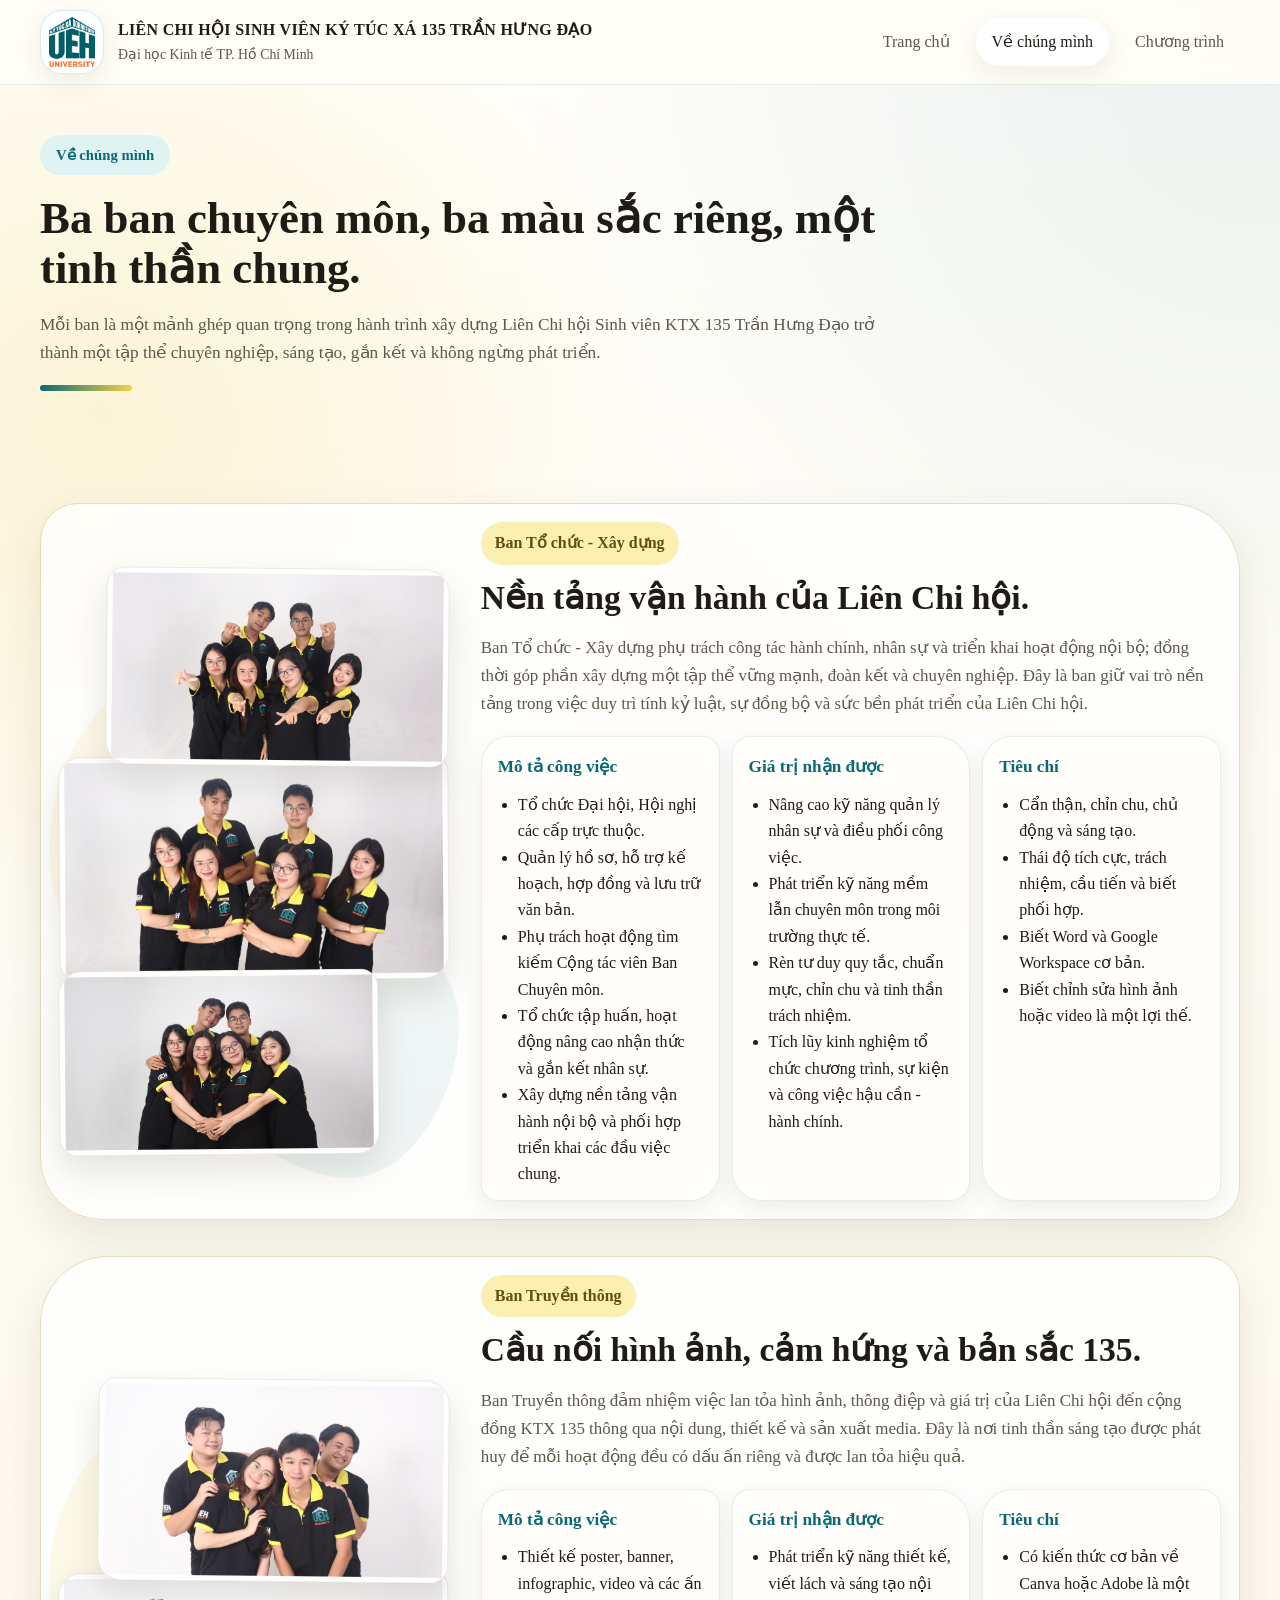
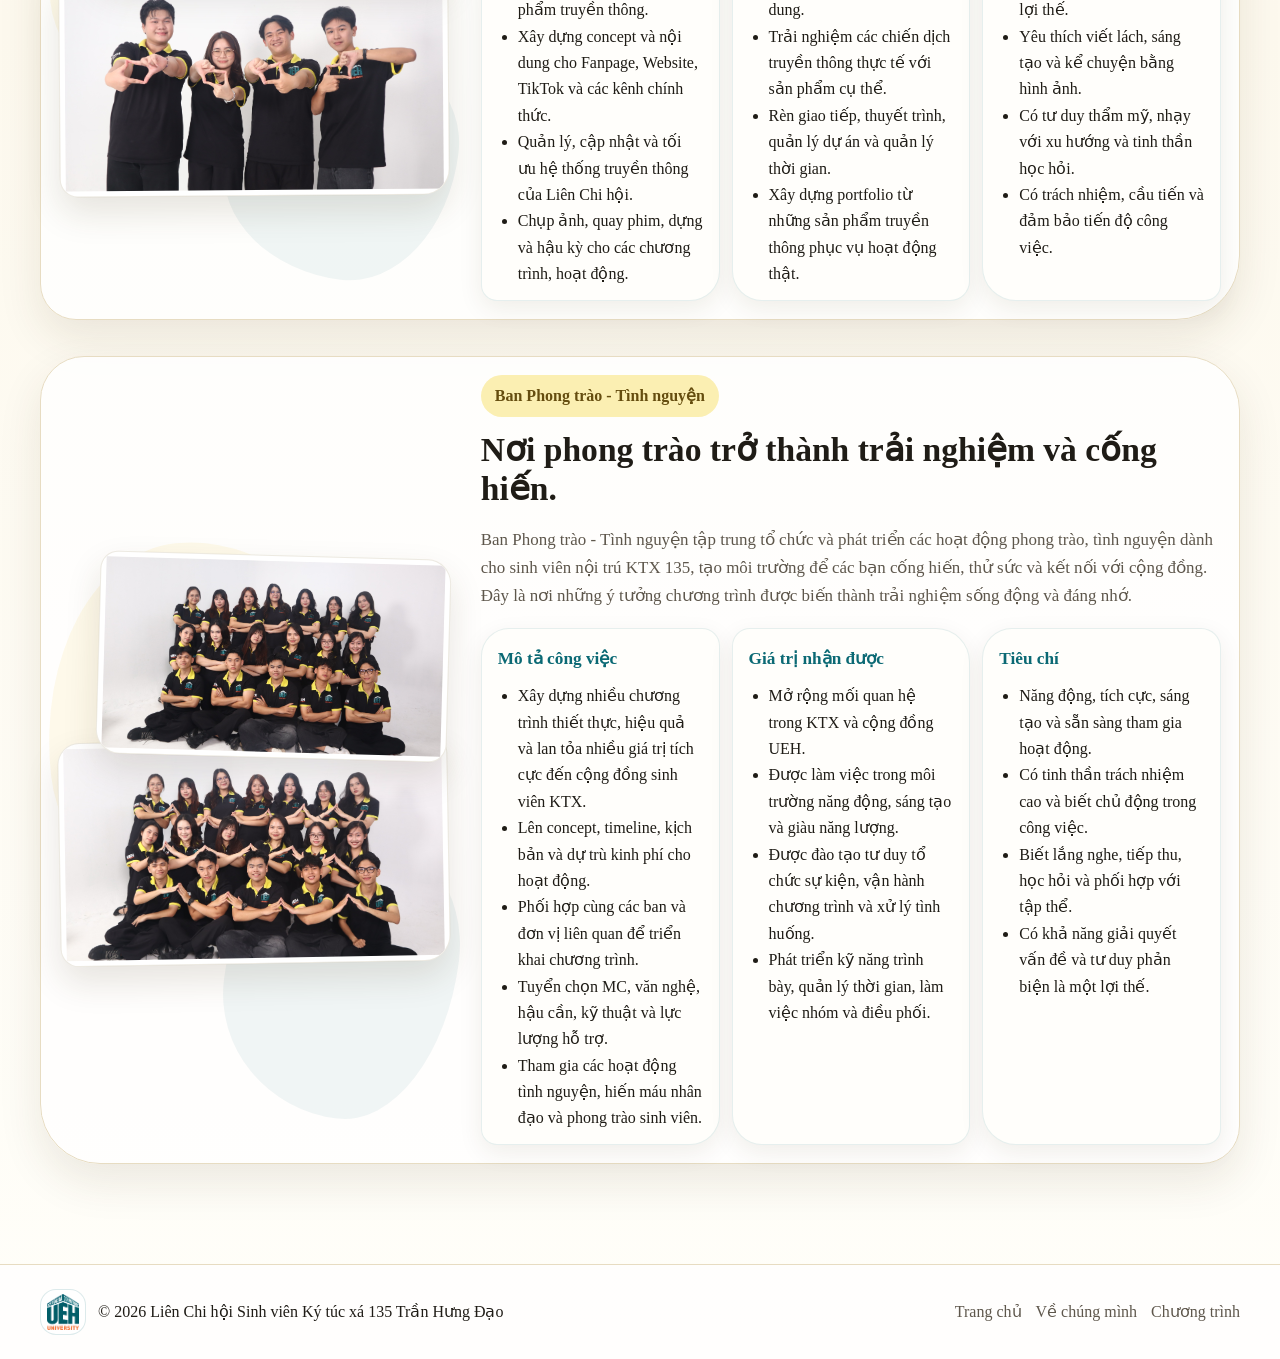
<file: organization.html>
<!DOCTYPE html>

<html lang="vi"><head><meta charset="utf-8"/><meta content="width=device-width, initial-scale=1.0" name="viewport"/><meta content="0; url=departments.html" http-equiv="refresh"/><title>Đang chuyển hướng...</title><link href="style.css" rel="stylesheet"/></head><body><main class="container"><div class="redirect-box"><h1>Trang đã được cập nhật</h1><p>Website đã chuyển sang cấu trúc mới. Nếu trình duyệt chưa tự chuyển, vui lòng quay lại Trang chủ.</p><p><a class="btn btn-primary" href="index.html">Về Trang chủ</a></p></div></main></body></html>
</file>
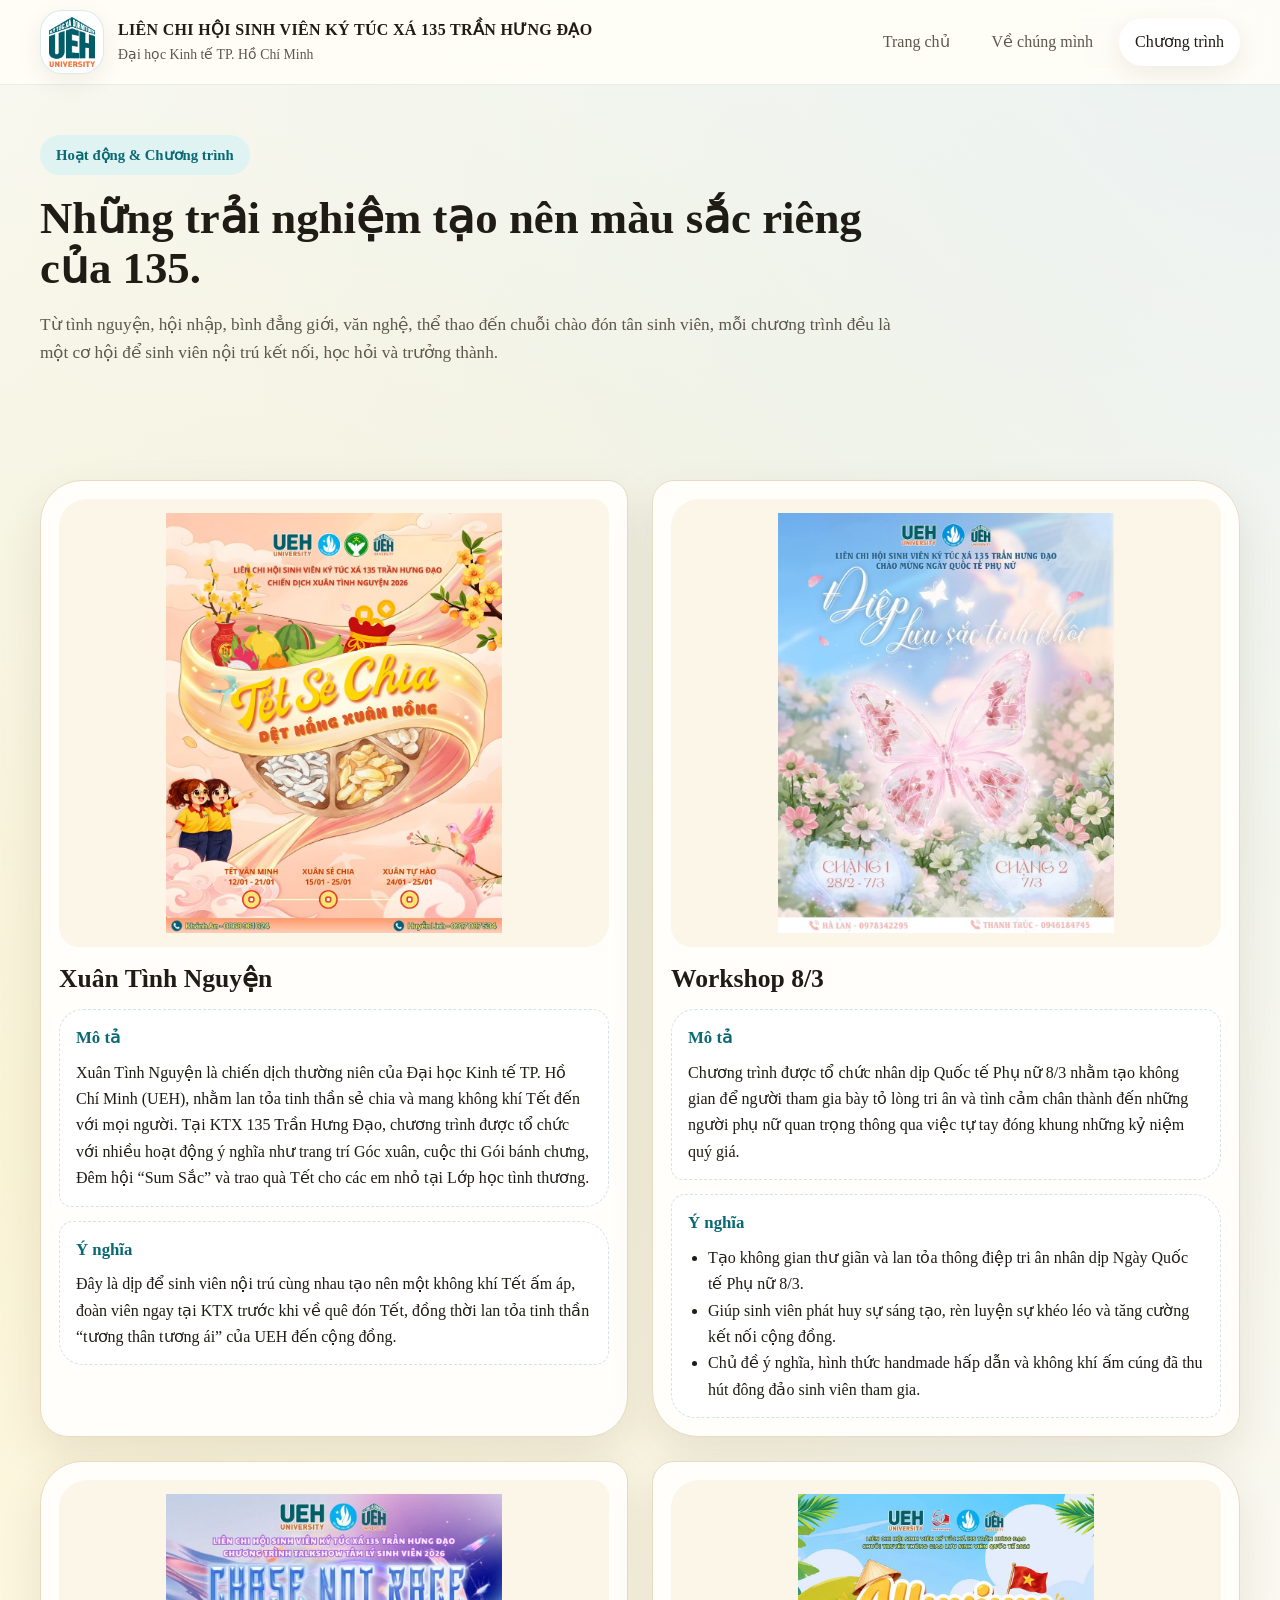
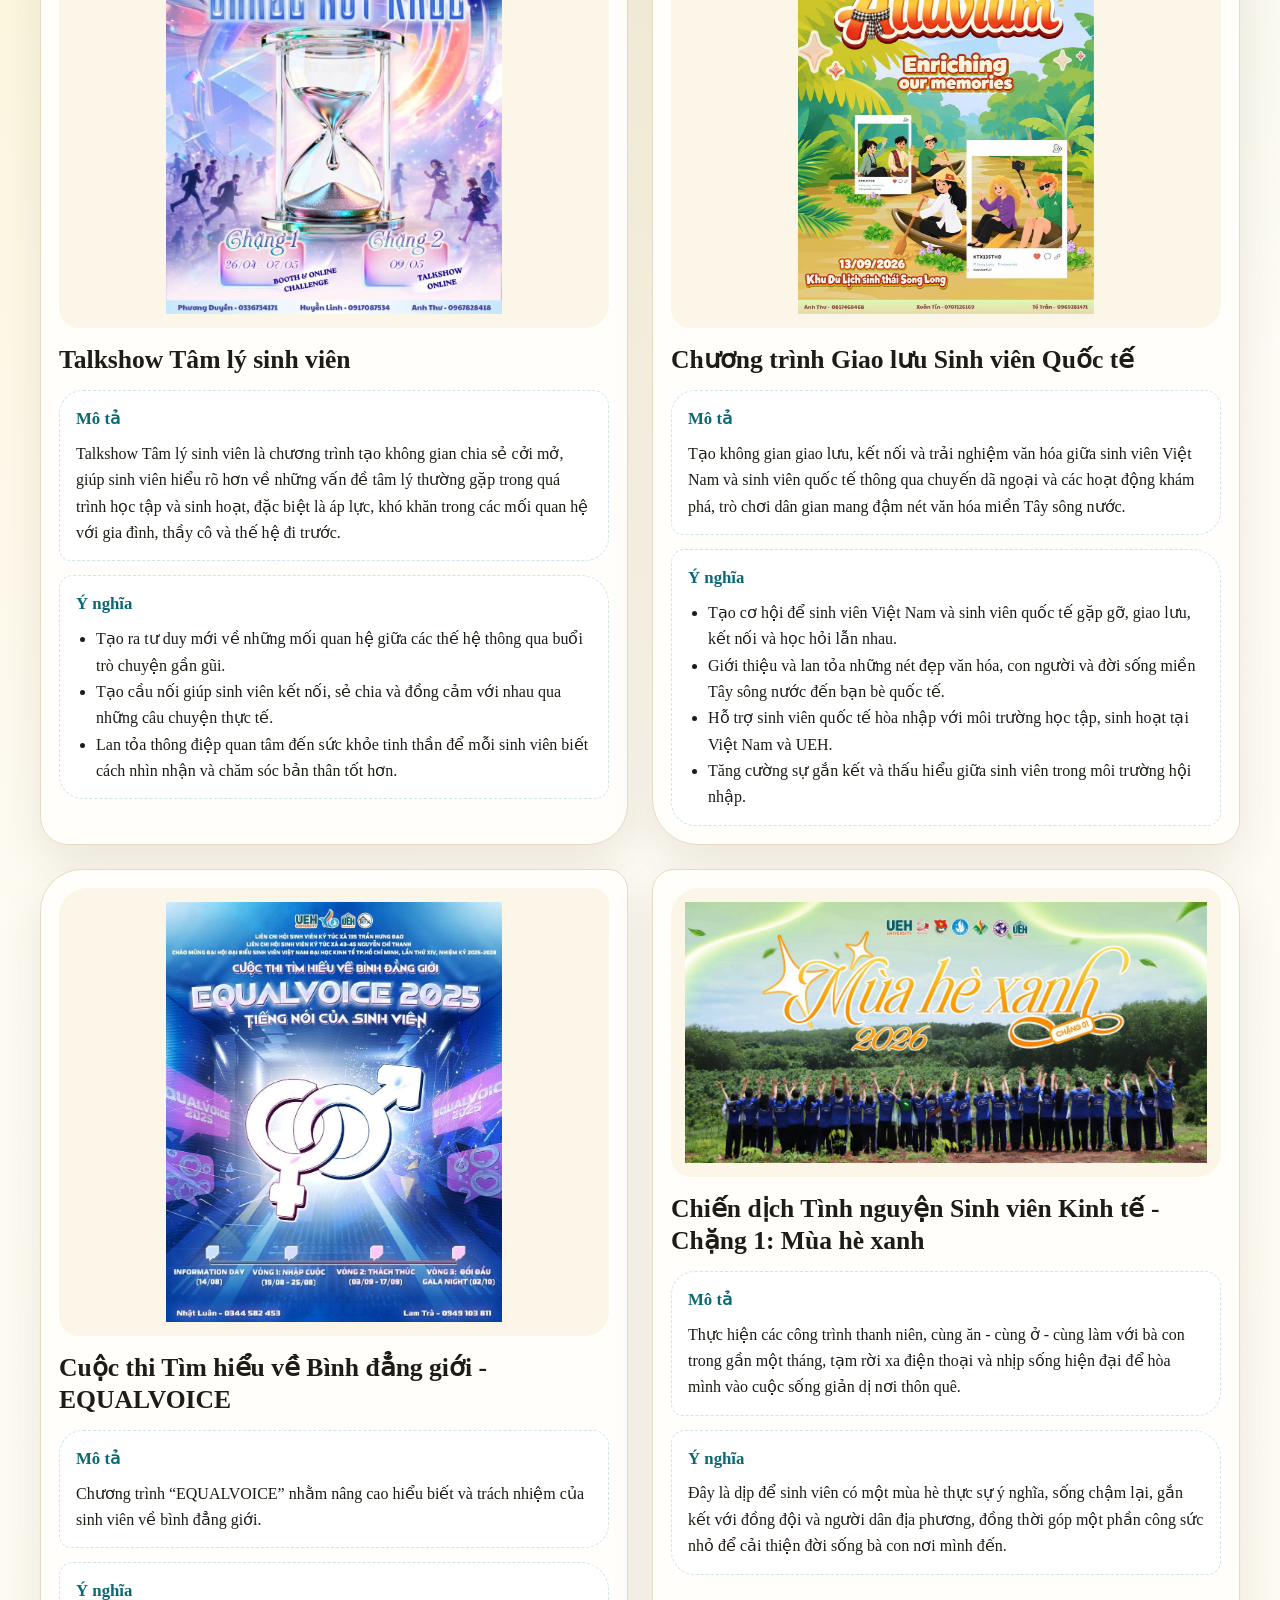
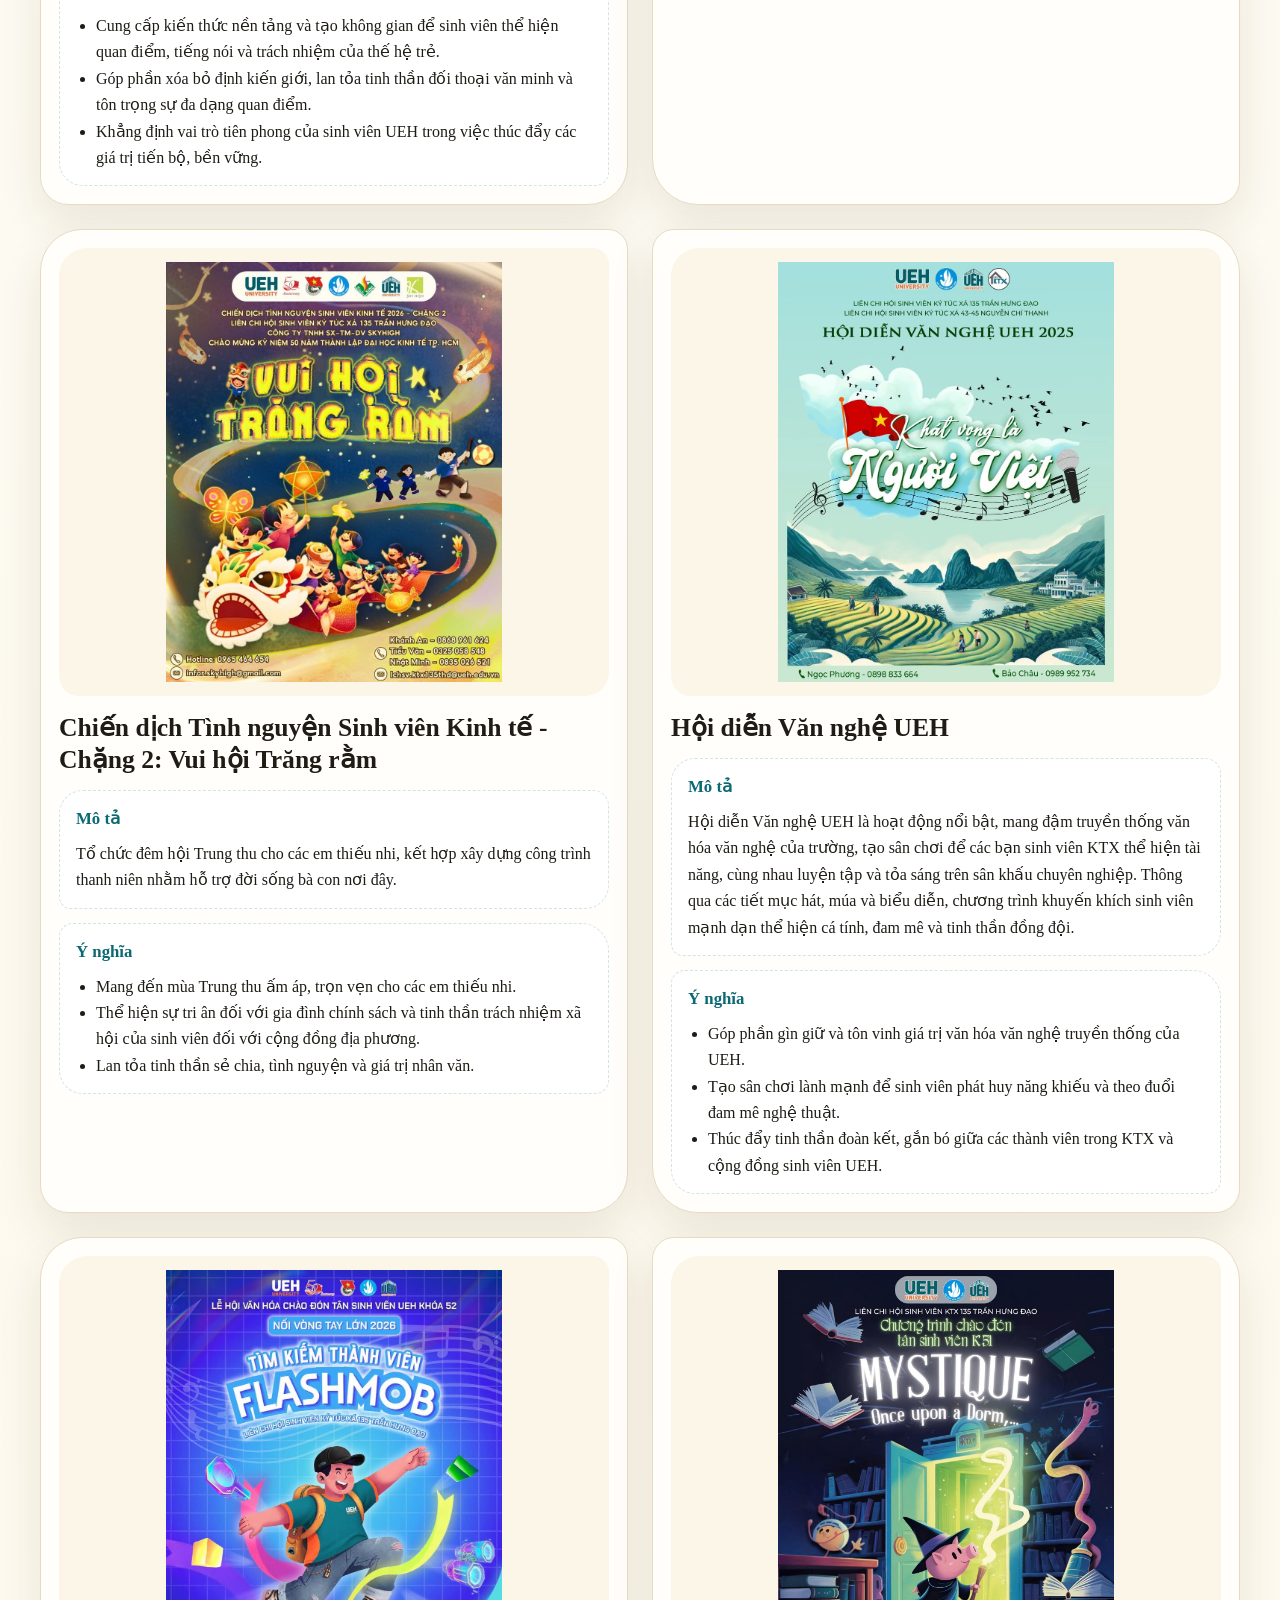
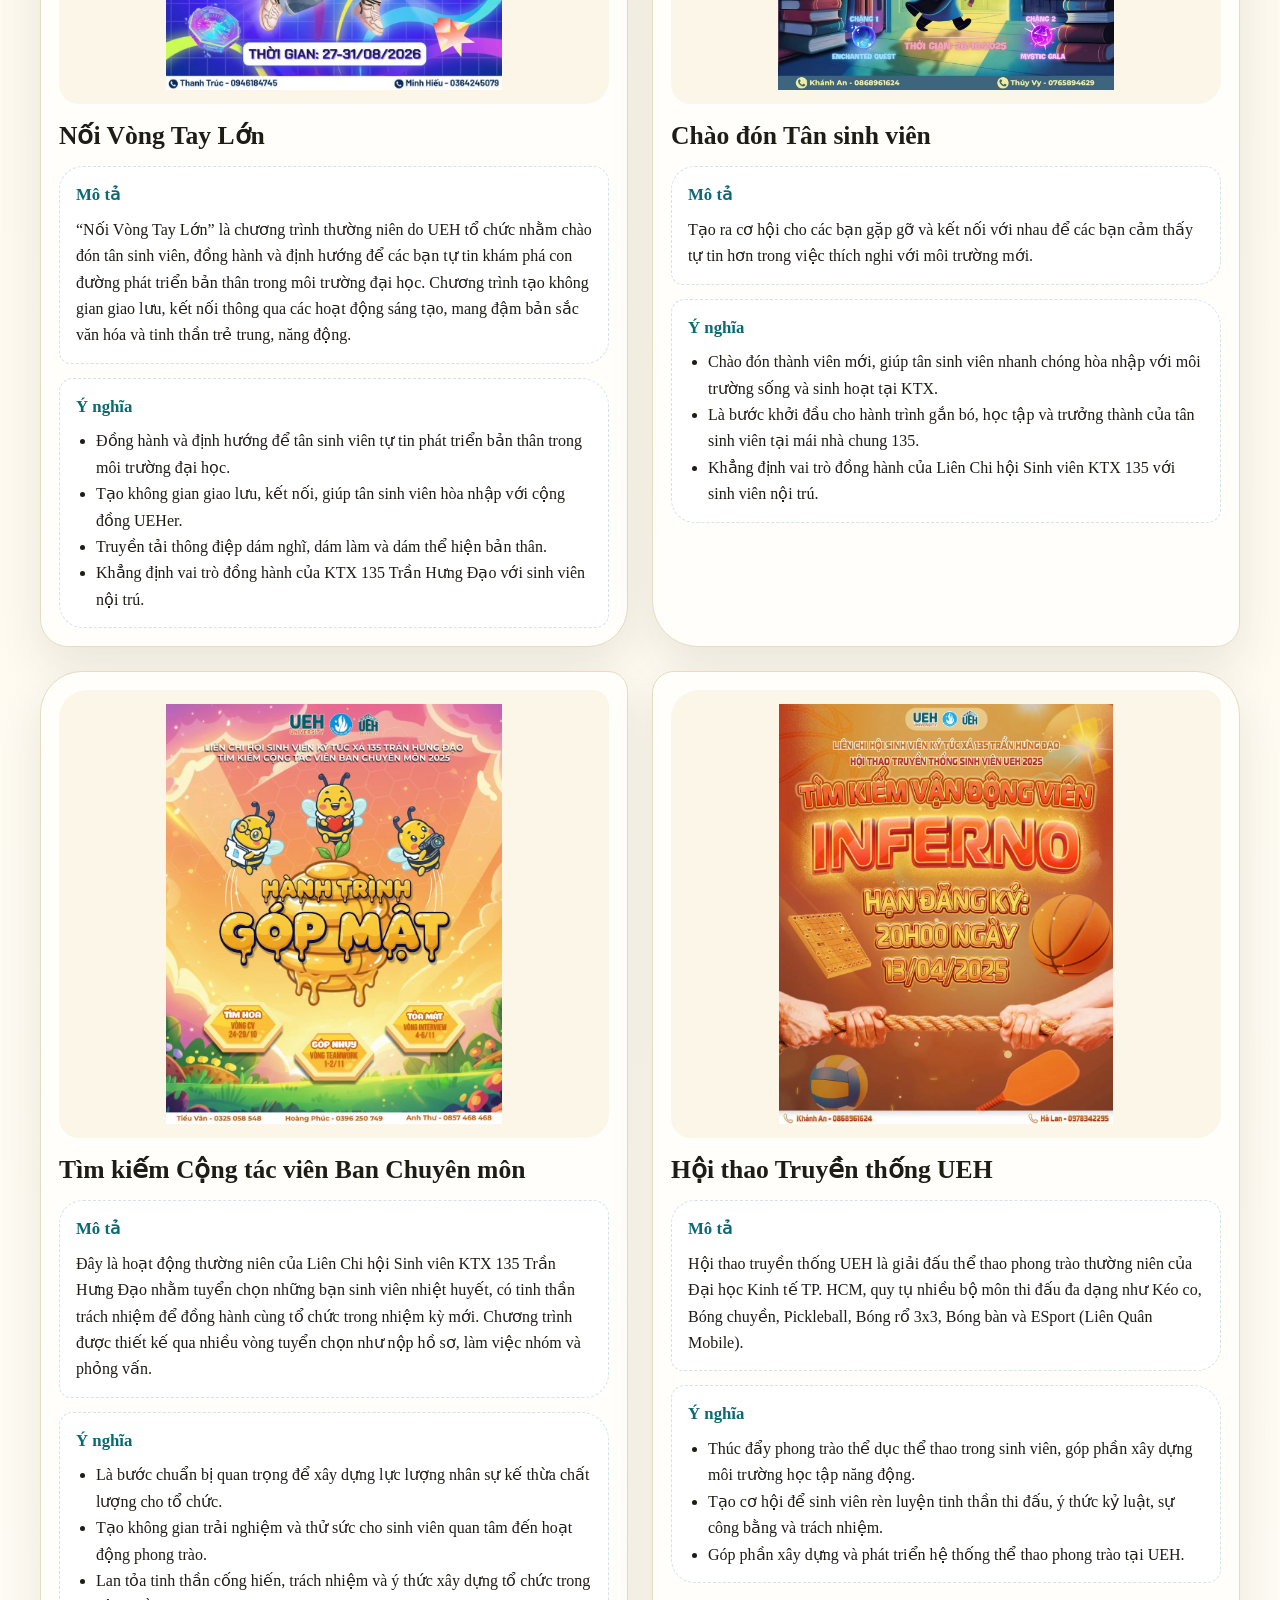
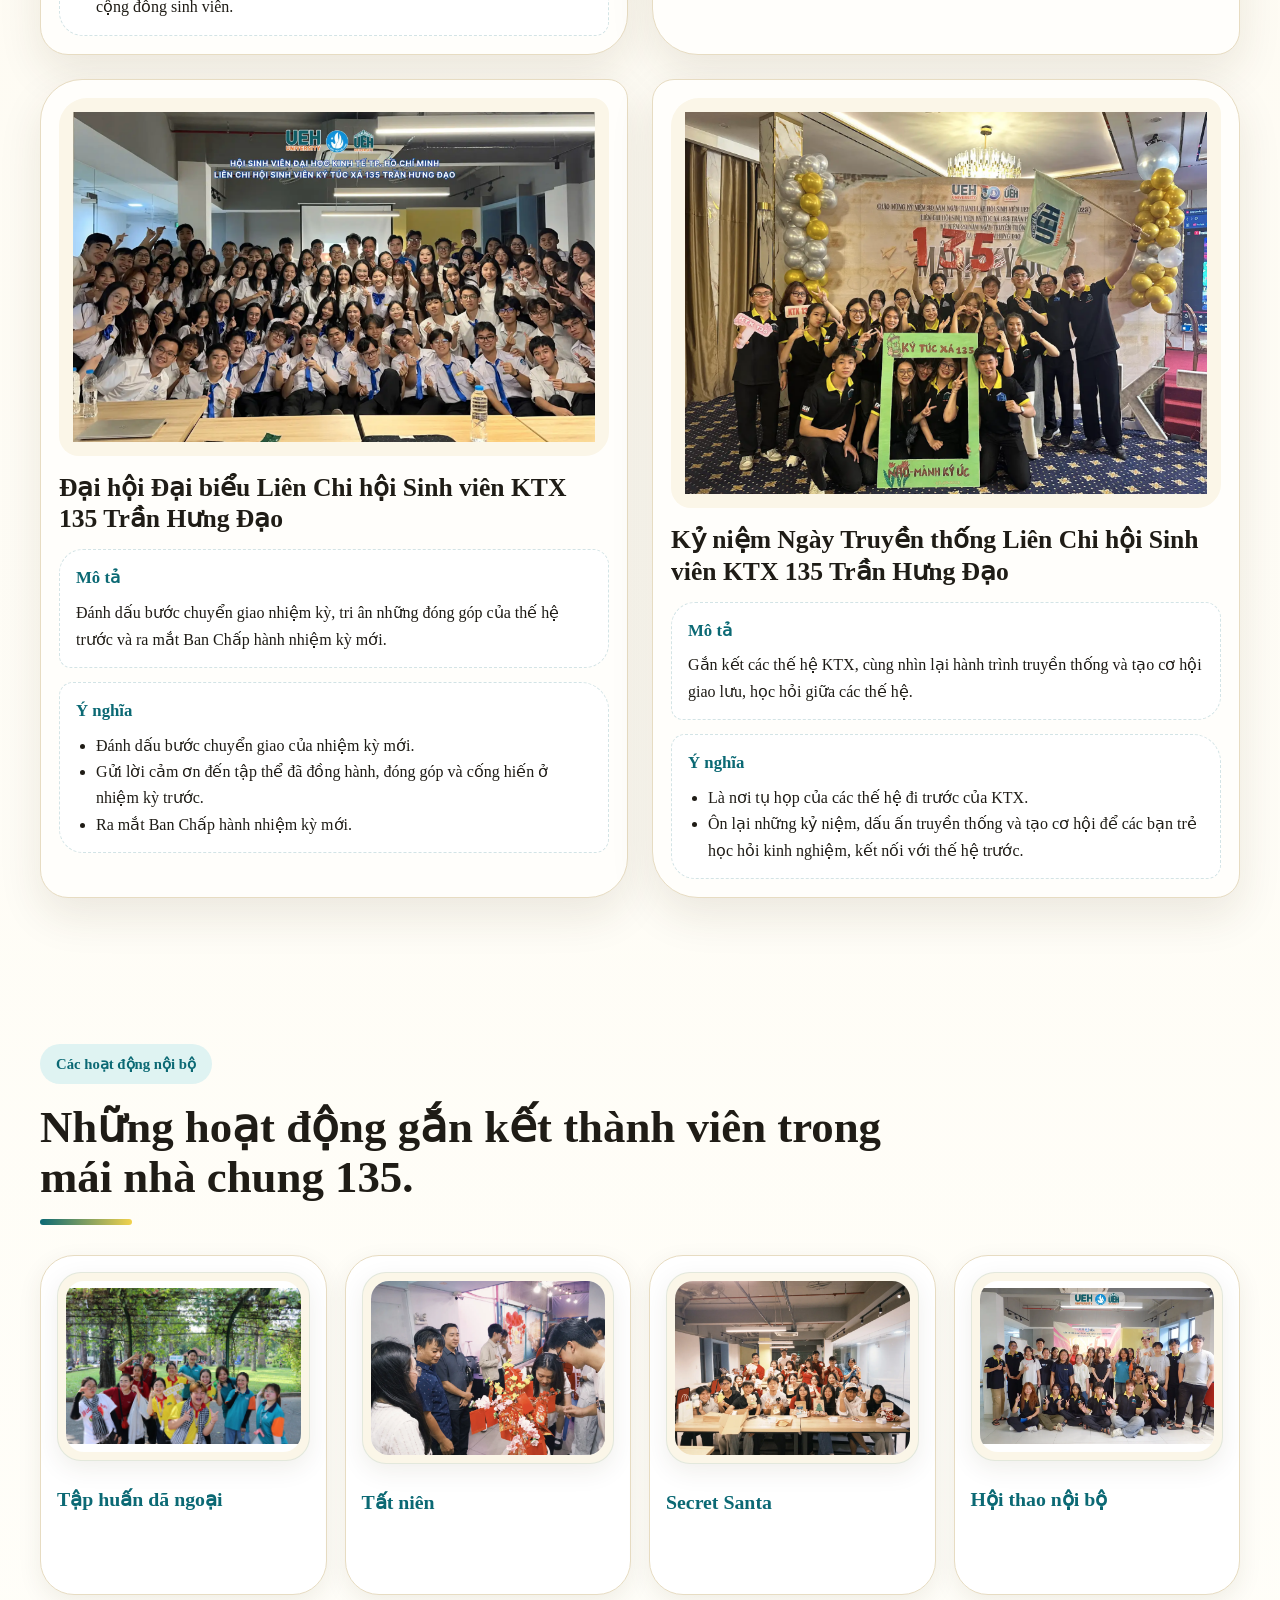
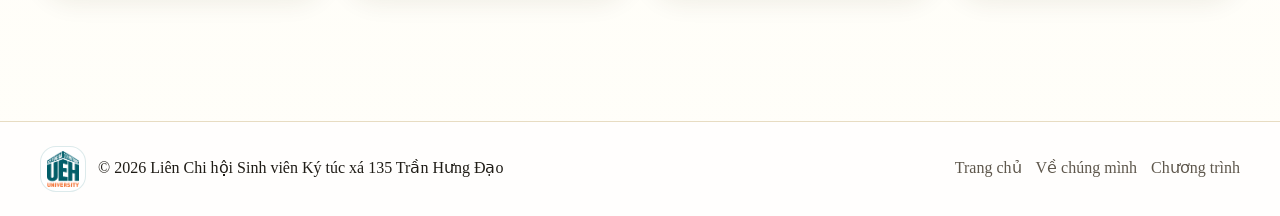
<file: programs.html>
<!DOCTYPE html>

<html lang="vi">
<head>
<meta charset="utf-8"/>
<meta content="width=device-width, initial-scale=1.0" name="viewport"/>
<meta content="Các chương trình và hoạt động nổi bật của Liên Chi hội Sinh viên KTX 135 Trần Hưng Đạo." name="description"/>
<title>Chương trình | LCH SV KTX 135 Trần Hưng Đạo</title>
<link href="style.css" rel="stylesheet"/>
</head>
<body>
<a class="skip-link" href="#main">Đi đến nội dung chính</a>
<header class="site-header">
<div class="container navbar">
<a class="brand" href="index.html"><div class="brand-logo"><img alt="Logo UEH - Ký túc xá 135" src="assets/images/ktx-logo.png"/></div><div class="brand-copy"><strong>LIÊN CHI HỘI SINH VIÊN KÝ TÚC XÁ 135 TRẦN HƯNG ĐẠO</strong><span>Đại học Kinh tế TP. Hồ Chí Minh</span></div></a>
<button aria-expanded="false" aria-label="Mở menu" class="nav-toggle">☰</button>
<nav><ul class="nav-menu"><li><a href="index.html">Trang chủ</a></li><li><a href="departments.html">Về chúng mình</a></li><li><a class="active" href="programs.html">Chương trình</a></li></ul></nav>
</div>
</header>
<main id="main">
<section class="program-hero">
<div class="container">
<div class="section-head">
<div class="kicker">Hoạt động &amp; Chương trình</div>
<h1 class="section-title">Những trải nghiệm tạo nên màu sắc riêng của 135.</h1>
<p class="section-subtitle">Từ tình nguyện, hội nhập, bình đẳng giới, văn nghệ, thể thao đến chuỗi chào đón tân sinh viên, mỗi chương trình đều là một cơ hội để sinh viên nội trú kết nối, học hỏi và trưởng thành.</p>

</div>
</div>
</section>
<section class="section-sm">
<div class="container program-grid">
<article class="program-card">
<div class="poster"><img alt="Poster Xuân Tình Nguyện" src="assets/images/xuan-tinh-nguyen.jpg"/></div>
<div class="program-content">

<h3>Xuân Tình Nguyện</h3>
<div class="program-block"><h4>Mô tả</h4><p>Xuân Tình Nguyện là chiến dịch thường niên của Đại học Kinh tế TP. Hồ Chí Minh (UEH), nhằm lan tỏa tinh thần sẻ chia và mang không khí Tết đến với mọi người. Tại KTX 135 Trần Hưng Đạo, chương trình được tổ chức với nhiều hoạt động ý nghĩa như trang trí Góc xuân, cuộc thi Gói bánh chưng, Đêm hội “Sum Sắc” và trao quà Tết cho các em nhỏ tại Lớp học tình thương.</p></div>
<div class="program-block"><h4>Ý nghĩa</h4><p>Đây là dịp để sinh viên nội trú cùng nhau tạo nên một không khí Tết ấm áp, đoàn viên ngay tại KTX trước khi về quê đón Tết, đồng thời lan tỏa tinh thần “tương thân tương ái” của UEH đến cộng đồng.</p></div>

</div>
</article>
<article class="program-card">
<div class="poster"><img alt="Poster Workshop 8/3" src="assets/images/diep-luu-sac.jpg"/></div>
<div class="program-content">

<h3>Workshop 8/3</h3>
<div class="program-block"><h4>Mô tả</h4><p>Chương trình được tổ chức nhân dịp Quốc tế Phụ nữ 8/3 nhằm tạo không gian để người tham gia bày tỏ lòng tri ân và tình cảm chân thành đến những người phụ nữ quan trọng thông qua việc tự tay đóng khung những kỷ niệm quý giá.</p></div>
<div class="program-block"><h4>Ý nghĩa</h4><ul><li>Tạo không gian thư giãn và lan tỏa thông điệp tri ân nhân dịp Ngày Quốc tế Phụ nữ 8/3.</li><li>Giúp sinh viên phát huy sự sáng tạo, rèn luyện sự khéo léo và tăng cường kết nối cộng đồng.</li><li>Chủ đề ý nghĩa, hình thức handmade hấp dẫn và không khí ấm cúng đã thu hút đông đảo sinh viên tham gia.</li></ul></div>

</div>
</article>
<article class="program-card">
<div class="poster"><img alt="Poster Talkshow tâm lý sinh viên" src="assets/images/chase-not-race.jpg"/></div>
<div class="program-content">

<h3>Talkshow Tâm lý sinh viên</h3>
<div class="program-block"><h4>Mô tả</h4><p>Talkshow Tâm lý sinh viên là chương trình tạo không gian chia sẻ cởi mở, giúp sinh viên hiểu rõ hơn về những vấn đề tâm lý thường gặp trong quá trình học tập và sinh hoạt, đặc biệt là áp lực, khó khăn trong các mối quan hệ với gia đình, thầy cô và thế hệ đi trước.</p></div>
<div class="program-block"><h4>Ý nghĩa</h4><ul><li>Tạo ra tư duy mới về những mối quan hệ giữa các thế hệ thông qua buổi trò chuyện gần gũi.</li><li>Tạo cầu nối giúp sinh viên kết nối, sẻ chia và đồng cảm với nhau qua những câu chuyện thực tế.</li><li>Lan tỏa thông điệp quan tâm đến sức khỏe tinh thần để mỗi sinh viên biết cách nhìn nhận và chăm sóc bản thân tốt hơn.</li></ul></div>

</div>
</article>
<article class="program-card">
<div class="poster"><img alt="Poster chương trình giao lưu sinh viên quốc tế" src="assets/images/alluvium.jpg"/></div>
<div class="program-content">

<h3>Chương trình Giao lưu Sinh viên Quốc tế</h3>
<div class="program-block"><h4>Mô tả</h4><p>Tạo không gian giao lưu, kết nối và trải nghiệm văn hóa giữa sinh viên Việt Nam và sinh viên quốc tế thông qua chuyến dã ngoại và các hoạt động khám phá, trò chơi dân gian mang đậm nét văn hóa miền Tây sông nước.</p></div>
<div class="program-block"><h4>Ý nghĩa</h4><ul><li>Tạo cơ hội để sinh viên Việt Nam và sinh viên quốc tế gặp gỡ, giao lưu, kết nối và học hỏi lẫn nhau.</li><li>Giới thiệu và lan tỏa những nét đẹp văn hóa, con người và đời sống miền Tây sông nước đến bạn bè quốc tế.</li><li>Hỗ trợ sinh viên quốc tế hòa nhập với môi trường học tập, sinh hoạt tại Việt Nam và UEH.</li><li>Tăng cường sự gắn kết và thấu hiểu giữa sinh viên trong môi trường hội nhập.</li></ul></div>

</div>
</article>
<article class="program-card">
<div class="poster"><img alt="Poster cuộc thi EQUALVOICE" src="assets/images/equalvoice.jpg"/></div>
<div class="program-content">

<h3>Cuộc thi Tìm hiểu về Bình đẳng giới - EQUALVOICE</h3>
<div class="program-block"><h4>Mô tả</h4><p>Chương trình “EQUALVOICE” nhằm nâng cao hiểu biết và trách nhiệm của sinh viên về bình đẳng giới.</p></div>
<div class="program-block"><h4>Ý nghĩa</h4><ul><li>Cung cấp kiến thức nền tảng và tạo không gian để sinh viên thể hiện quan điểm, tiếng nói và trách nhiệm của thế hệ trẻ.</li><li>Góp phần xóa bỏ định kiến giới, lan tỏa tinh thần đối thoại văn minh và tôn trọng sự đa dạng quan điểm.</li><li>Khẳng định vai trò tiên phong của sinh viên UEH trong việc thúc đẩy các giá trị tiến bộ, bền vững.</li></ul></div>

</div>
</article>
<article class="program-card">
<div class="poster"><img alt="Poster Chiến dịch Tình nguyện Sinh viên Kinh tế - Chặng 1: Mùa hè xanh" src="assets/images/mua-he-xanh-2026.png"/></div>
<div class="program-content">

<h3>Chiến dịch Tình nguyện Sinh viên Kinh tế - Chặng 1: Mùa hè xanh</h3>
<div class="program-block"><h4>Mô tả</h4><p>Thực hiện các công trình thanh niên, cùng ăn - cùng ở - cùng làm với bà con trong gần một tháng, tạm rời xa điện thoại và nhịp sống hiện đại để hòa mình vào cuộc sống giản dị nơi thôn quê.</p></div>
<div class="program-block"><h4>Ý nghĩa</h4><p>Đây là dịp để sinh viên có một mùa hè thực sự ý nghĩa, sống chậm lại, gắn kết với đồng đội và người dân địa phương, đồng thời góp một phần công sức nhỏ để cải thiện đời sống bà con nơi mình đến.</p></div>

</div>
</article>
<article class="program-card">
<div class="poster"><img alt="Poster Chiến dịch Tình nguyện Sinh viên Kinh tế - Chặng 2: Vui hội Trăng rằm" src="assets/images/vui-hoi-trang-ram.jpg"/></div>
<div class="program-content">

<h3>Chiến dịch Tình nguyện Sinh viên Kinh tế - Chặng 2: Vui hội Trăng rằm</h3>
<div class="program-block"><h4>Mô tả</h4><p>Tổ chức đêm hội Trung thu cho các em thiếu nhi, kết hợp xây dựng công trình thanh niên nhằm hỗ trợ đời sống bà con nơi đây.</p></div>
<div class="program-block"><h4>Ý nghĩa</h4><ul><li>Mang đến mùa Trung thu ấm áp, trọn vẹn cho các em thiếu nhi.</li><li>Thể hiện sự tri ân đối với gia đình chính sách và tinh thần trách nhiệm xã hội của sinh viên đối với cộng đồng địa phương.</li><li>Lan tỏa tinh thần sẻ chia, tình nguyện và giá trị nhân văn.</li></ul></div>

</div>
</article>
<article class="program-card">
<div class="poster"><img alt="Poster Hội diễn Văn nghệ UEH" src="assets/images/hoi-dien-2025.jpg"/></div>
<div class="program-content">

<h3>Hội diễn Văn nghệ UEH</h3>
<div class="program-block"><h4>Mô tả</h4><p>Hội diễn Văn nghệ UEH là hoạt động nổi bật, mang đậm truyền thống văn hóa văn nghệ của trường, tạo sân chơi để các bạn sinh viên KTX thể hiện tài năng, cùng nhau luyện tập và tỏa sáng trên sân khấu chuyên nghiệp. Thông qua các tiết mục hát, múa và biểu diễn, chương trình khuyến khích sinh viên mạnh dạn thể hiện cá tính, đam mê và tinh thần đồng đội.</p></div>
<div class="program-block"><h4>Ý nghĩa</h4><ul><li>Góp phần gìn giữ và tôn vinh giá trị văn hóa văn nghệ truyền thống của UEH.</li><li>Tạo sân chơi lành mạnh để sinh viên phát huy năng khiếu và theo đuổi đam mê nghệ thuật.</li><li>Thúc đẩy tinh thần đoàn kết, gắn bó giữa các thành viên trong KTX và cộng đồng sinh viên UEH.</li></ul></div>

</div>
</article>
<article class="program-card">
<div class="poster"><img alt="Poster Nối Vòng Tay Lớn" src="assets/images/flashmob-2026.jpg"/></div>
<div class="program-content">

<h3>Nối Vòng Tay Lớn</h3>
<div class="program-block"><h4>Mô tả</h4><p>“Nối Vòng Tay Lớn” là chương trình thường niên do UEH tổ chức nhằm chào đón tân sinh viên, đồng hành và định hướng để các bạn tự tin khám phá con đường phát triển bản thân trong môi trường đại học. Chương trình tạo không gian giao lưu, kết nối thông qua các hoạt động sáng tạo, mang đậm bản sắc văn hóa và tinh thần trẻ trung, năng động.</p></div>
<div class="program-block"><h4>Ý nghĩa</h4><ul><li>Đồng hành và định hướng để tân sinh viên tự tin phát triển bản thân trong môi trường đại học.</li><li>Tạo không gian giao lưu, kết nối, giúp tân sinh viên hòa nhập với cộng đồng UEHer.</li><li>Truyền tải thông điệp dám nghĩ, dám làm và dám thể hiện bản thân.</li><li>Khẳng định vai trò đồng hành của KTX 135 Trần Hưng Đạo với sinh viên nội trú.</li></ul></div>

</div>
</article>
<article class="program-card">
<div class="poster"><img alt="Poster chương trình chào đón tân sinh viên" src="assets/images/mystique.jpg"/></div>
<div class="program-content">

<h3>Chào đón Tân sinh viên</h3>
<div class="program-block"><h4>Mô tả</h4><p>Tạo ra cơ hội cho các bạn gặp gỡ và kết nối với nhau để các bạn cảm thấy tự tin hơn trong việc thích nghi với môi trường mới.</p></div>
<div class="program-block"><h4>Ý nghĩa</h4><ul><li>Chào đón thành viên mới, giúp tân sinh viên nhanh chóng hòa nhập với môi trường sống và sinh hoạt tại KTX.</li><li>Là bước khởi đầu cho hành trình gắn bó, học tập và trưởng thành của tân sinh viên tại mái nhà chung 135.</li><li>Khẳng định vai trò đồng hành của Liên Chi hội Sinh viên KTX 135 với sinh viên nội trú.</li></ul></div>

</div>
</article>
<article class="program-card">
<div class="poster"><img alt="Poster Tìm kiếm Cộng tác viên Ban Chuyên môn" src="assets/images/gop-mat.jpg"/></div>
<div class="program-content">

<h3>Tìm kiếm Cộng tác viên Ban Chuyên môn</h3>
<div class="program-block"><h4>Mô tả</h4><p>Đây là hoạt động thường niên của Liên Chi hội Sinh viên KTX 135 Trần Hưng Đạo nhằm tuyển chọn những bạn sinh viên nhiệt huyết, có tinh thần trách nhiệm để đồng hành cùng tổ chức trong nhiệm kỳ mới. Chương trình được thiết kế qua nhiều vòng tuyển chọn như nộp hồ sơ, làm việc nhóm và phỏng vấn.</p></div>
<div class="program-block"><h4>Ý nghĩa</h4><ul><li>Là bước chuẩn bị quan trọng để xây dựng lực lượng nhân sự kế thừa chất lượng cho tổ chức.</li><li>Tạo không gian trải nghiệm và thử sức cho sinh viên quan tâm đến hoạt động phong trào.</li><li>Lan tỏa tinh thần cống hiến, trách nhiệm và ý thức xây dựng tổ chức trong cộng đồng sinh viên.</li></ul></div>

</div>
</article>
<article class="program-card">
<div class="poster"><img alt="Poster Hội thao Truyền thống Sinh viên UEH 2025" src="assets/images/hoi-thao-truyen-thong-v15.png"/></div>
<div class="program-content">

<h3>Hội thao Truyền thống UEH</h3>
<div class="program-block"><h4>Mô tả</h4><p>Hội thao truyền thống UEH là giải đấu thể thao phong trào thường niên của Đại học Kinh tế TP. HCM, quy tụ nhiều bộ môn thi đấu đa dạng như Kéo co, Bóng chuyền, Pickleball, Bóng rổ 3x3, Bóng bàn và ESport (Liên Quân Mobile).</p></div>
<div class="program-block"><h4>Ý nghĩa</h4><ul><li>Thúc đẩy phong trào thể dục thể thao trong sinh viên, góp phần xây dựng môi trường học tập năng động.</li><li>Tạo cơ hội để sinh viên rèn luyện tinh thần thi đấu, ý thức kỷ luật, sự công bằng và trách nhiệm.</li><li>Góp phần xây dựng và phát triển hệ thống thể thao phong trào tại UEH.</li></ul></div>

</div>
</article>
<article class="program-card"><div class="poster"><img alt="Đại hội Đại biểu Liên Chi hội Sinh viên KTX 135 Trần Hưng Đạo" src="assets/images/internal-congress.png"/></div><div class="program-content"><h3>Đại hội Đại biểu Liên Chi hội Sinh viên KTX 135 Trần Hưng Đạo</h3><div class="program-block"><h4>Mô tả</h4><p>Đánh dấu bước chuyển giao nhiệm kỳ, tri ân những đóng góp của thế hệ trước và ra mắt Ban Chấp hành nhiệm kỳ mới.</p></div><div class="program-block"><h4>Ý nghĩa</h4><ul><li>Đánh dấu bước chuyển giao của nhiệm kỳ mới.</li><li>Gửi lời cảm ơn đến tập thể đã đồng hành, đóng góp và cống hiến ở nhiệm kỳ trước.</li><li>Ra mắt Ban Chấp hành nhiệm kỳ mới.</li></ul></div></div></article><article class="program-card"><div class="poster"><img alt="Kỷ niệm Ngày Truyền thống Liên Chi hội Sinh viên KTX 135 Trần Hưng Đạo" src="assets/images/internal-anniversary.png"/></div><div class="program-content"><h3>Kỷ niệm Ngày Truyền thống Liên Chi hội Sinh viên KTX 135 Trần Hưng Đạo</h3><div class="program-block"><h4>Mô tả</h4><p>Gắn kết các thế hệ KTX, cùng nhìn lại hành trình truyền thống và tạo cơ hội giao lưu, học hỏi giữa các thế hệ.</p></div><div class="program-block"><h4>Ý nghĩa</h4><ul><li>Là nơi tụ họp của các thế hệ đi trước của KTX.</li><li>Ôn lại những kỷ niệm, dấu ấn truyền thống và tạo cơ hội để các bạn trẻ học hỏi kinh nghiệm, kết nối với thế hệ trước.</li></ul></div></div></article></div>
</section>
<section class="section">
<div class="container">
<div class="section-head">
<div class="kicker">Các hoạt động nội bộ</div>
<h2 class="section-title">Những hoạt động gắn kết thành viên trong mái nhà chung 135.</h2>
<div class="accent-line"></div>
</div>
<div class="internal-grid"><article class="internal-card internal-card-simple"><figure class="internal-thumb"><img alt="Tập huấn dã ngoại" src="assets/images/internal-training.jpg"/></figure><h3>Tập huấn dã ngoại</h3></article><article class="internal-card internal-card-simple"><figure class="internal-thumb"><img alt="Tất niên" src="assets/images/tat-nien-v15.png"/></figure><h3>Tất niên</h3></article><article class="internal-card internal-card-simple"><figure class="internal-thumb"><img alt="Secret Santa" src="assets/images/secret-santa-v15.png"/></figure><h3>Secret Santa</h3></article><article class="internal-card internal-card-simple"><figure class="internal-thumb"><img alt="Hội thao nội bộ" src="assets/images/internal-sports.png"/></figure><h3>Hội thao nội bộ</h3></article></div>
</div>
</section>
</main>
<footer class="footer"><div class="container footer-inner"><div class="footer-brand"><div class="footer-logo"><img alt="Logo UEH - Ký túc xá 135" src="assets/images/ktx-logo.png"/></div><span>© <span data-year=""></span> Liên Chi hội Sinh viên Ký túc xá 135 Trần Hưng Đạo</span></div><div class="footer-links"><a href="index.html">Trang chủ</a><a href="departments.html">Về chúng mình</a><a href="programs.html">Chương trình</a></div></div></footer>
<button aria-label="Lên đầu trang" class="to-top">↑</button>
<script src="script.js"></script>
</body>
</html>
</file>
<file: style.css>
:root{
  --bg:#fffdf7;
  --bg-soft:#fbf6e8;
  --card:#fffef9;
  --text:#1f1c16;
  --muted:#5e574c;
  --line:#e7dcc2;
  --yellow:#f2d24d;
  --yellow-soft:#fbefb2;
  --green:#0b6974;
  --green-soft:#dff3f2;
  --shadow:0 18px 44px rgba(66,50,17,.10);
  --shadow-soft:0 8px 24px rgba(66,50,17,.08);
  --radius-xl:42px;
  --radius-lg:32px;
  --radius-md:24px;
  --container:1200px;
}
*{box-sizing:border-box}
html{scroll-behavior:smooth}
body{
  margin:0;
  font-family:"Times New Roman", Times, serif;
  color:var(--text);
  background:
    radial-gradient(circle at top right, rgba(11,105,116,.08), transparent 24%),
    radial-gradient(circle at 8% 14%, rgba(242,210,77,.20), transparent 20%),
    linear-gradient(180deg, #fffefb 0%, #fdf9ee 55%, #fffef9 100%);
  line-height:1.65;
}
a{color:inherit;text-decoration:none}
img{display:block;max-width:100%}
.container{width:min(var(--container), calc(100% - 40px));margin-inline:auto}
.section{padding:86px 0}
.section-sm{padding:60px 0}
.skip-link{position:absolute;left:-9999px}
.skip-link:focus{left:12px;top:12px;background:#fff;padding:10px 14px;border-radius:10px;z-index:999}

.site-header{
  position:sticky;top:0;z-index:1000;
  background:rgba(255,253,247,.92);
  backdrop-filter:blur(10px);
  border-bottom:1px solid rgba(11,105,116,.10);
}
.navbar{min-height:84px;display:flex;align-items:center;justify-content:space-between;gap:18px;position:relative}
.brand{display:flex;align-items:center;gap:14px;min-width:0}
.brand-logo{
  width:64px;height:64px;border-radius:22px;overflow:hidden;background:#fff;
  border:1px solid rgba(11,105,116,.14); box-shadow:var(--shadow-soft);padding:6px;flex:0 0 auto;
}
.brand-logo img{width:100%;height:100%;object-fit:contain}
.brand-copy strong{display:block;font-size:1rem;letter-spacing:.02em}
.brand-copy span{display:block;font-size:.86rem;color:var(--muted)}
.nav-toggle{display:none;width:44px;height:44px;border:none;border-radius:16px;background:var(--green-soft);color:var(--green);font-size:1.2rem;cursor:pointer}
.nav-menu{list-style:none;display:flex;gap:10px;align-items:center;margin:0;padding:0}
.nav-menu a{display:block;padding:11px 16px;border-radius:999px;font-size:1rem;color:var(--muted);transition:.2s}
.nav-menu a:hover,.nav-menu a.active{color:var(--text);background:#fff;box-shadow:var(--shadow-soft)}

.hero{padding:48px 0 46px}
.hero-wrap{display:grid;grid-template-columns:1.05fr .95fr;gap:34px;align-items:center}
.kicker{display:inline-block;padding:8px 16px;border-radius:999px;background:var(--green-soft);color:var(--green);font-size:.92rem;font-weight:700;margin-bottom:18px}
.hero h1,.section-title{line-height:1.12;margin:0 0 14px;font-weight:700}
.hero h1{font-size:clamp(2.5rem,5vw,4.8rem)}
.hero .lead,.section-subtitle{font-size:1.08rem;color:var(--muted)}
.hero .lead{max-width:720px}
.hero-actions{display:flex;flex-wrap:wrap;gap:12px;margin-top:24px}
.btn{display:inline-flex;align-items:center;justify-content:center;padding:13px 19px;border-radius:999px;border:1px solid transparent;font-weight:700;transition:.2s}
.btn-primary{background:linear-gradient(135deg,var(--yellow),#f6e680);color:#3b2d08;box-shadow:var(--shadow-soft)}
.btn-secondary{background:#fff;color:var(--green);border-color:rgba(11,105,116,.16)}
.btn:hover{transform:translateY(-2px)}

.organic-card{
  background:linear-gradient(180deg, rgba(255,255,255,.92), rgba(255,251,242,.98));
  border:1px solid var(--line);box-shadow:var(--shadow);
}
.hero-copy{padding:38px 34px 40px;border-radius:36px 64px 44px 60px;position:relative}
.hero-copy:before{content:"";position:absolute;inset:auto auto -12px -12px;width:110px;height:110px;background:rgba(242,210,77,.20);border-radius:52% 48% 64% 36% / 44% 42% 58% 56%;z-index:-1}
.hero-visual{padding:16px;border-radius:54px 28px 60px 30px;transform:rotate(-1deg)}
.hero-visual img{width:100%;border-radius:42px 22px 48px 26px;background:#fff;object-fit:contain}

.section-head{max-width:860px;margin-bottom:30px}
.section-title{font-size:clamp(1.9rem,3.5vw,3.1rem)}
.accent-line{width:92px;height:6px;border-radius:999px;background:linear-gradient(90deg,var(--green),var(--yellow));margin-top:16px}
.center{text-align:center;margin-inline:auto}
.center .accent-line{margin-inline:auto}

.grid-2{display:grid;grid-template-columns:repeat(2,1fr);gap:24px}
.info-panel{padding:28px 28px 24px}
.info-panel:nth-child(1){border-radius:54px 28px 56px 26px}
.info-panel:nth-child(2){border-radius:30px 60px 32px 58px}
.info-panel .label{font-size:.92rem;color:var(--green);font-weight:700;text-transform:uppercase;letter-spacing:.04em;margin-bottom:6px}
.info-panel h3{font-size:1.7rem;line-height:1.2;margin:0 0 10px}

.stats{display:grid;grid-template-columns:repeat(3,1fr);gap:18px}
.stat{padding:22px 20px;text-align:center;background:#fff;border:1px solid var(--line);box-shadow:var(--shadow-soft)}
.stat:nth-child(1){border-radius:34px 18px 34px 24px}
.stat:nth-child(2){border-radius:18px 40px 18px 40px}
.stat:nth-child(3){border-radius:42px 22px 28px 36px}
.stat-number{font-size:2.8rem;font-weight:700;color:var(--green);line-height:1}
.stat-label{margin-top:8px;color:var(--muted)}

.photo-story{display:grid;grid-template-columns:1.1fr .9fr;gap:24px;align-items:stretch}
.photo-card,.quote-box{padding:16px;background:#fff;border:1px solid var(--line);box-shadow:var(--shadow)}
.photo-card{border-radius:34px 58px 36px 30px}
.photo-card img{width:100%;height:100%;min-height:320px;object-fit:contain;background:var(--bg-soft);border-radius:26px}
.quote-box{padding:30px;border-radius:62px 28px 48px 24px;background:linear-gradient(160deg,#fffef9, #f8f4e3)}
.quote-box .big{font-size:1.9rem;line-height:1.3;margin:10px 0 14px;font-weight:700}

.highlight-strip{display:grid;grid-template-columns:repeat(3,1fr);gap:18px}
.highlight-item{padding:20px 22px;background:#fffdf8;border:1px dashed rgba(11,105,116,.25);box-shadow:var(--shadow-soft)}
.highlight-item:nth-child(1){border-radius:24px 46px 28px 34px}
.highlight-item:nth-child(2){border-radius:44px 24px 42px 20px}
.highlight-item:nth-child(3){border-radius:28px 34px 24px 48px}
.highlight-item h4{font-size:1.18rem;margin:0 0 8px;color:var(--green)}

.department-list{display:grid;gap:36px}
.department{
  display:grid;grid-template-columns:.95fr 1.05fr;gap:28px;align-items:center;
  padding:22px;background:rgba(255,255,255,.82);border:1px solid var(--line);box-shadow:var(--shadow)
}
.department:nth-child(1){border-radius:38px 70px 34px 62px}
.department:nth-child(2){border-radius:68px 34px 64px 36px}
.department:nth-child(3){border-radius:44px 54px 38px 60px}
.department:nth-child(even){grid-template-columns:1.05fr .95fr}
.department:nth-child(even) .department-image{order:2}
.department-image{padding:14px;background:var(--bg-soft);border-radius:32px 18px 30px 24px}
.department:nth-child(even) .department-image{border-radius:18px 34px 22px 36px}
.department-image img{width:100%;height:auto;max-height:560px;object-fit:contain;margin:auto}
.department-body{padding:8px 6px}
.department-tag{display:inline-block;padding:8px 14px;border-radius:999px;background:var(--yellow-soft);color:#654d0f;font-weight:700;margin-bottom:14px}
.department-body h2{font-size:2.1rem;line-height:1.16;margin:0 0 10px}
.department-intro{font-size:1.06rem;color:var(--muted);margin-bottom:18px}
.dept-columns{display:grid;grid-template-columns:repeat(3,1fr);gap:14px}
.mini{padding:18px 18px 14px;background:#fffefb;border:1px solid rgba(11,105,116,.10);box-shadow:var(--shadow-soft)}
.mini:nth-child(1){border-radius:28px 18px 30px 16px}
.mini:nth-child(2){border-radius:18px 34px 20px 30px}
.mini:nth-child(3){border-radius:30px 20px 16px 34px}
.mini h3{margin:0 0 10px;color:var(--green);font-size:1.08rem}
.mini ul{margin:0;padding-left:20px}

.program-hero{padding:50px 0 22px}
.filter-note{display:flex;gap:10px;flex-wrap:wrap;margin-top:14px}
.chip{display:inline-block;padding:8px 14px;border-radius:999px;background:#fff;color:var(--green);border:1px solid rgba(11,105,116,.12);box-shadow:var(--shadow-soft)}
.program-grid{display:grid;grid-template-columns:repeat(2,1fr);gap:24px}
.program-card{padding:18px;background:#fffefb;border:1px solid var(--line);box-shadow:var(--shadow)}
.program-card:nth-child(odd){border-radius:42px 20px 40px 28px}
.program-card:nth-child(even){border-radius:22px 44px 24px 46px}
.poster{padding:14px;background:var(--bg-soft);border-radius:28px 16px 24px 20px;margin-bottom:16px}
.poster img{width:100%;max-height:420px;object-fit:contain;margin:auto}
.program-content h3{font-size:1.6rem;line-height:1.25;margin:0 0 8px}
.program-meta{display:flex;gap:8px;flex-wrap:wrap;margin-bottom:10px}
.program-meta span{font-size:.88rem;padding:6px 12px;border-radius:999px;background:var(--green-soft);color:var(--green)}
.program-block{margin-top:14px;padding:14px 16px;background:#fff;border:1px dashed rgba(11,105,116,.18)}
.program-block:nth-of-type(1){border-radius:24px 16px 24px 12px}
.program-block:nth-of-type(2){border-radius:14px 28px 14px 24px}
.program-block:nth-of-type(3){border-radius:22px 18px 26px 16px}
.program-block h4{margin:0 0 8px;color:var(--green);font-size:1.05rem}
.program-block ul{margin:0;padding-left:20px}
.program-block p{margin:0}

.internal-grid{display:grid;grid-template-columns:repeat(3,1fr);gap:18px}
.internal-card{padding:22px;background:#fff;border:1px solid var(--line);box-shadow:var(--shadow-soft)}
.internal-card:nth-child(1){border-radius:26px 40px 20px 34px}
.internal-card:nth-child(2){border-radius:42px 20px 34px 22px}
.internal-card:nth-child(3){border-radius:24px 32px 40px 18px}
.internal-card h3{margin:0 0 8px;color:var(--green);font-size:1.24rem}
.internal-card p, .internal-card ul{margin:0;color:var(--muted)}
.internal-card ul{padding-left:20px}

.footer{margin-top:40px;border-top:1px solid var(--line);background:rgba(255,255,255,.7)}
.footer-inner{display:flex;align-items:center;justify-content:space-between;gap:18px;padding:24px 0;flex-wrap:wrap}
.footer-brand{display:flex;align-items:center;gap:12px}
.footer-logo{width:46px;height:46px;border-radius:16px;background:#fff;padding:4px;border:1px solid rgba(11,105,116,.14)}
.footer-logo img{width:100%;height:100%;object-fit:contain}
.footer-links{display:flex;gap:14px;flex-wrap:wrap;color:var(--muted)}
.footer-links a:hover{color:var(--green)}
.to-top{position:fixed;right:18px;bottom:18px;width:46px;height:46px;border-radius:18px;border:none;background:var(--green);color:#fff;cursor:pointer;display:none;box-shadow:var(--shadow-soft)}
.to-top.show{display:grid;place-items:center}
.redirect-box{max-width:700px;margin:90px auto;padding:36px;border-radius:34px 54px 30px 46px;background:#fff;border:1px solid var(--line);box-shadow:var(--shadow);text-align:center}

@media(max-width:1100px){
  .hero-wrap,.grid-2,.photo-story,.department,.department:nth-child(even),.program-grid{grid-template-columns:1fr}
  .department:nth-child(even) .department-image{order:0}
  .dept-columns{grid-template-columns:1fr}
}
@media(max-width:820px){
  .stats,.highlight-strip,.internal-grid{grid-template-columns:1fr}
  .nav-toggle{display:grid;place-items:center}
  .nav-menu{position:absolute;left:0;right:0;top:82px;display:flex;flex-direction:column;align-items:stretch;padding:10px;background:rgba(255,253,247,.98);border:1px solid var(--line);border-radius:24px;box-shadow:var(--shadow);opacity:0;pointer-events:none;transform:translateY(-8px);transition:.2s}
  .nav-menu.open{opacity:1;pointer-events:auto;transform:none}
  .nav-menu a{text-align:center}
}
@media(max-width:620px){
  .container{width:min(var(--container), calc(100% - 24px))}
  .hero{padding-top:28px}
  .brand-logo{width:54px;height:54px}
  .brand-copy span{display:none}
  .hero-copy,.hero-visual,.info-panel,.quote-box,.program-card,.department{padding:18px}
  .section,.section-sm{padding:52px 0}
  .hero h1{font-size:2.4rem}
}

/* Bộ ảnh cho trang Về chúng tôi - kiểu xếp lệch nhẹ, không che mặt */
.department-gallery{
  position:relative;
  min-height:560px;
  padding:32px 18px 42px;
  isolation:isolate;
  display:grid;
  grid-template-columns:repeat(12,1fr);
  grid-template-rows:repeat(12, minmax(20px, auto));
  gap:10px;
}
.department-gallery::before,
.department-gallery::after{
  content:"";
  position:absolute;
  z-index:-1;
  border-radius:49% 51% 44% 56% / 58% 42% 58% 42%;
}
.department-gallery::before{
  width:68%;height:52%;left:5%;top:18%;
  background:rgba(242,210,77,.16);
  transform:rotate(-6deg);
}
.department-gallery::after{
  width:52%;height:40%;right:2%;bottom:6%;
  background:rgba(11,105,116,.09);
  transform:rotate(7deg);
}
.gallery-photo{
  margin:0;
  position:relative;
  background:#fff;
  padding:9px;
  border:1px solid rgba(126,106,54,.15);
  box-shadow:0 18px 38px rgba(73,57,25,.13);
  transition:transform .25s ease, box-shadow .25s ease;
}
.gallery-photo:hover{transform:translateY(-6px) rotate(0deg)!important;box-shadow:0 24px 48px rgba(73,57,25,.18);z-index:8}
.gallery-photo img{
  display:block;
  width:100%;
  height:auto;
  object-fit:contain;
  background:#fbfaf7;
}
.gallery-main{
  grid-column:1 / span 8;
  grid-row:4 / span 6;
  z-index:3;
  border-radius:30px 18px 34px 22px;
  transform:rotate(-2deg);
}
.gallery-top{
  grid-column:6 / span 7;
  grid-row:1 / span 4;
  z-index:4;
  border-radius:18px 34px 22px 30px;
  transform:rotate(3deg);
}
.gallery-bottom{
  grid-column:7 / span 5;
  grid-row:8 / span 4;
  z-index:2;
  border-radius:34px 20px 30px 18px;
  transform:rotate(-2deg);
}
.gallery-b{
  min-height:500px;
}
.gallery-b .gallery-main{
  grid-column:1 / span 8;
  grid-row:4 / span 7;
  transform:rotate(-2deg);
}
.gallery-b .gallery-top{
  grid-column:7 / span 6;
  grid-row:1 / span 4;
  transform:rotate(2.5deg);
}
.gallery-b::after{bottom:12%;right:3%}
.gallery-c .gallery-main{
  grid-column:1 / span 8;
  grid-row:4 / span 6;
  transform:rotate(-2deg);
}
.gallery-c .gallery-top{
  grid-column:6 / span 7;
  grid-row:1 / span 4;
  transform:rotate(3deg);
}
.gallery-c .gallery-bottom{
  grid-column:7 / span 5;
  grid-row:8 / span 4;
  transform:rotate(-2deg);
}

@media(max-width:1100px){
  .department-gallery{min-height:540px;max-width:860px;margin:0 auto;width:100%}
}
@media(max-width:720px){
  .department-gallery{min-height:0;padding:10px;display:grid;gap:12px;grid-template-columns:1fr}
  .department-gallery::before,.department-gallery::after{display:none}
  .gallery-photo,.gallery-main,.gallery-top,.gallery-bottom,
  .gallery-b .gallery-main,.gallery-b .gallery-top,
  .gallery-c .gallery-main,.gallery-c .gallery-top,.gallery-c .gallery-bottom{
    grid-column:auto;grid-row:auto;position:relative;inset:auto;width:100%;transform:none!important;border-radius:22px;
  }
}

/* ===== V9 FINAL DEPARTMENT GALLERY ===== */
/* Ảnh lớn, tận dụng gần hết vùng ảnh; chỉ chồng nhẹ phần rìa để không che người */
.department{
  grid-template-columns:1.2fr .8fr !important;
  gap:16px !important;
  align-items:start !important;
  padding:14px !important;
}
.department:nth-child(even){
  grid-template-columns:1.2fr .8fr !important;
}

.department-gallery{
  position:relative !important;
  min-height:0 !important;
  width:100% !important;
  max-width:none !important;
  margin:0 !important;
  padding:4px 0 8px !important;
  display:flex !important;
  flex-direction:column !important;
  align-items:stretch !important;
  gap:0 !important;
  overflow:visible !important;
  isolation:isolate;
}

.department-gallery::before,
.department-gallery::after{
  pointer-events:none;
  opacity:.65;
}
.department-gallery::before{
  width:76% !important;
  height:48% !important;
  left:-2% !important;
  top:22% !important;
}
.department-gallery::after{
  width:58% !important;
  height:38% !important;
  right:-1% !important;
  bottom:4% !important;
}

.gallery-photo{
  position:relative !important;
  inset:auto !important;
  margin:0 !important;
  padding:5px !important;
  background:#fff !important;
  border:1px solid rgba(126,106,54,.14) !important;
  box-shadow:0 16px 34px rgba(73,57,25,.13) !important;
  overflow:hidden !important;
  transition:transform .22s ease, box-shadow .22s ease !important;
}
.gallery-photo img{
  width:100% !important;
  height:auto !important;
  max-height:none !important;
  object-fit:contain !important;
  margin:0 auto !important;
  background:#fbfaf7 !important;
}

/* ảnh chính luôn phủ kín chiều ngang khu vực ảnh */
.gallery-main{
  order:2 !important;
  width:100% !important;
  align-self:stretch !important;
  z-index:2 !important;
  border-radius:22px 16px 26px 18px !important;
  transform:rotate(-.45deg) !important;
}

/* ảnh phụ trên: rất lớn, chỉ chồng 8px phần mép */
.gallery-top{
  order:1 !important;
  width:94% !important;
  align-self:flex-end !important;
  margin:0 0 -8px 0 !important;
  z-index:3 !important;
  border-radius:18px 24px 18px 24px !important;
  transform:rotate(.6deg) !important;
}

/* ảnh thứ 3: chỉ Ban Tổ chức dùng; đặt dưới và chồng nhẹ 8px */
.gallery-bottom{
  order:3 !important;
  width:86% !important;
  align-self:flex-start !important;
  margin:-8px 0 0 0 !important;
  z-index:3 !important;
  border-radius:24px 18px 22px 18px !important;
  transform:rotate(-.55deg) !important;
}

/* Ban Truyền thông: 2 ảnh, tăng kích thước */
.gallery-b .gallery-top{
  width:96% !important;
  margin-bottom:-8px !important;
}
.gallery-b .gallery-main{
  width:100% !important;
}

/* Ban Phong trào - Tình nguyện: chỉ 2 ảnh, phóng to và chỉ giao nhau ở phần rìa */
.gallery-c{
  display:block !important;
  min-height:620px !important;
  padding:24px 8px 16px !important;
}
.gallery-c .gallery-top{
  width:74% !important;
  margin:0 0 -52px auto !important;
  align-self:auto !important;
  z-index:3 !important;
  transform:rotate(2deg) !important;
}
.gallery-c .gallery-main{
  width:92% !important;
  margin:0 auto 0 0 !important;
  align-self:auto !important;
  z-index:2 !important;
  transform:rotate(-1.4deg) !important;
}
.gallery-c .gallery-bottom{
  display:none !important;
}

.gallery-photo:hover{
  z-index:9 !important;
  transform:translateY(-2px) rotate(0deg) !important;
  box-shadow:0 22px 42px rgba(73,57,25,.16) !important;
}

@media(max-width:1100px){
  .department,
  .department:nth-child(even){
    grid-template-columns:1fr !important;
  }
  .department-gallery{
    width:100% !important;
    max-width:980px !important;
    margin:0 auto 18px !important;
  }
}

@media(max-width:720px){
  .department-gallery{
    display:flex !important;
    gap:12px !important;
    padding:0 !important;
  }
  .department-gallery::before,
  .department-gallery::after{
    display:none !important;
  }
  .gallery-photo,
  .gallery-main,
  .gallery-top,
  .gallery-bottom,
  .gallery-b .gallery-main,
  .gallery-b .gallery-top,
  .gallery-c .gallery-main,
  .gallery-c .gallery-top{
    order:initial !important;
    width:100% !important;
    margin:0 !important;
    align-self:stretch !important;
    transform:none !important;
    border-radius:20px !important;
  }
  .gallery-c .gallery-bottom{
    display:none !important;
  }
}


/* ===== V12 BALANCE FIX: ảnh ~1/3, nội dung ~2/3, căn giữa theo chiều dọc ===== */
@media(min-width:1101px){
  .department,
  .department:nth-child(even){
    grid-template-columns:minmax(300px, 34%) minmax(0, 66%) !important;
    gap:24px !important;
    align-items:center !important;
  }

  .department-gallery,
  .gallery-b,
  .gallery-c{
    min-height:100% !important;
    height:100% !important;
    display:flex !important;
    flex-direction:column !important;
    justify-content:center !important;
    align-items:center !important;
    padding:8px 4px !important;
    gap:0 !important;
  }

  .department-body{
    padding:4px 4px !important;
  }

  .gallery-main{
    width:100% !important;
    align-self:center !important;
    margin:0 !important;
  }

  .gallery-top{
    width:88% !important;
    align-self:flex-end !important;
    margin:0 0 -10px 0 !important;
  }

  .gallery-bottom{
    width:82% !important;
    align-self:flex-start !important;
    margin:-10px 0 0 0 !important;
  }

  /* Ban Truyền thông: 2 ảnh, vẫn lớn nhưng không tràn quá ngang */
  .gallery-b .gallery-main{
    width:100% !important;
  }
  .gallery-b .gallery-top{
    width:90% !important;
    margin:0 0 -10px 0 !important;
  }

  /* Ban Phong trào: 2 ảnh lớn, chỉ giao nhau ở rìa */
  .gallery-c{
    padding:10px 4px !important;
  }
  .gallery-c .gallery-top{
    width:90% !important;
    align-self:flex-end !important;
    margin:0 0 -18px 0 !important;
    transform:rotate(1.6deg) !important;
  }
  .gallery-c .gallery-main{
    width:100% !important;
    align-self:flex-start !important;
    margin:0 !important;
    transform:rotate(-1deg) !important;
  }
  .gallery-c .gallery-bottom{
    display:none !important;
  }

  /* phần text rộng hơn để đỡ bị kéo quá cao */
  .dept-columns{
    grid-template-columns:repeat(3, minmax(0, 1fr)) !important;
    gap:12px !important;
  }

  .mini{
    padding:16px 16px 12px !important;
  }
}


/* ===== V14 updates ===== */
.hero-dorm{padding:18px;border-radius:40px 70px 40px 70px;overflow:hidden}
.hero-dorm img{width:100%;height:auto;max-height:620px;object-fit:cover;border-radius:28px}
.section-head .section-subtitle:empty{display:none}
.internal-grid{grid-template-columns:repeat(4,1fr);align-items:start}
.internal-card{display:flex;flex-direction:column;gap:12px}
.internal-thumb{margin:0;padding:10px;background:var(--bg-soft);border-radius:24px 16px 24px 18px;border:1px solid rgba(11,105,116,.10);box-shadow:var(--shadow-soft)}
.internal-thumb img{width:100%;height:210px;object-fit:cover;border-radius:16px}
.internal-card h3{line-height:1.3}
@media(max-width:1200px){.internal-grid{grid-template-columns:repeat(2,1fr)}}
@media(max-width:820px){.internal-grid{grid-template-columns:1fr}}

/* ===== V15 feedback round ===== */
.home-hero-bg{
  width:100%; min-height:72vh; height:72vh;
  background-image:linear-gradient(rgba(20,25,24,.02),rgba(20,25,24,.02)),url('assets/images/hero-dorm-v15.jpg');
  background-size:cover; background-position:center center; background-attachment:fixed;
  position:relative; z-index:0;
}
.home-hero-overlay{position:absolute;inset:0;background:linear-gradient(180deg,rgba(255,255,255,0) 70%,rgba(255,253,247,.14) 100%)}
.home-content-shell{position:relative;z-index:2;margin-top:-46px;padding-top:8px;background:linear-gradient(180deg,#fffdf7 0%,#fdf9ee 62%,#fffef9 100%);border-radius:46px 46px 0 0;box-shadow:0 -18px 40px rgba(31,28,22,.07)}
.intro-photo-panel{padding:14px!important;display:flex;align-items:center;justify-content:center;overflow:hidden}
.intro-photo-panel img{width:100%;height:100%;max-height:520px;object-fit:contain;border-radius:36px 18px 38px 24px;background:#fff}
.photo-story .photo-card img{object-fit:contain!important;height:auto!important;min-height:0!important}
.photo-story .quote-box .big{white-space:nowrap;font-size:clamp(1.05rem,1.85vw,1.55rem)}
.program-content h3{margin-top:2px}
.internal-grid{grid-template-columns:repeat(4,minmax(0,1fr));align-items:stretch;gap:18px}
.internal-card-simple{height:100%;min-height:340px;padding:16px!important;display:flex!important;flex-direction:column;border-radius:34px!important;overflow:hidden}
.internal-card-simple .internal-thumb{margin:0 0 14px;padding:8px;width:100%;aspect-ratio:4/3;display:flex;align-items:center;justify-content:center;background:var(--bg-soft);border-radius:24px}
.internal-card-simple .internal-thumb img{width:100%;height:100%;object-fit:contain!important;border-radius:18px;background:#fff}
.internal-card-simple h3{margin:0;min-height:2.7em;display:flex;align-items:flex-start;color:var(--green);line-height:1.25}
@media(max-width:1200px){.internal-grid{grid-template-columns:repeat(2,minmax(0,1fr))}}
@media(max-width:820px){
  .home-hero-bg{height:64vh;min-height:430px;background-attachment:scroll;background-position:center}
  .home-content-shell{margin-top:-30px;border-radius:32px 32px 0 0}
  .photo-story .quote-box .big{white-space:normal;font-size:1.45rem}
  .internal-grid{grid-template-columns:1fr}
}


/* ===== V17 final refinements ===== */
.intro-org-label{
  text-transform:none !important;
  white-space:nowrap;
  font-size:clamp(.76rem,1vw,.92rem) !important;
  letter-spacing:0 !important;
}
@media(max-width:900px){
  .intro-org-label{white-space:normal;}
}
</file>
